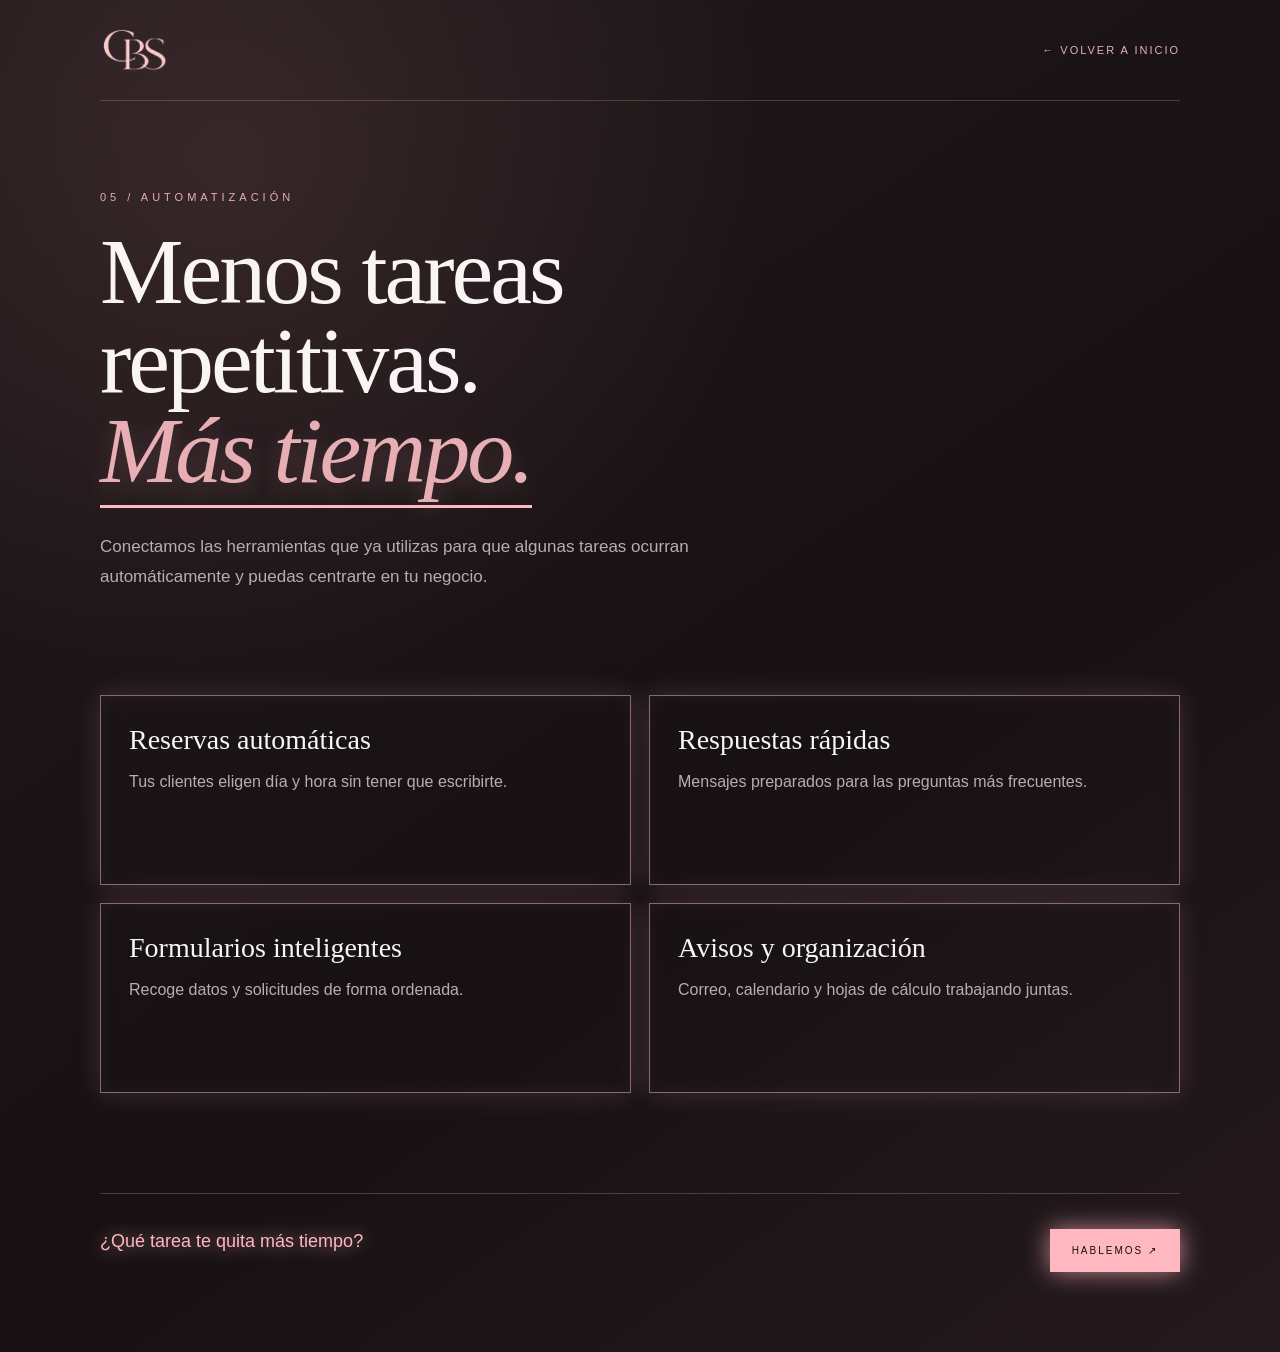
<file: automation/index.html>
<!doctype html><html lang="es"><head><meta charset="utf-8"><meta name="viewport" content="width=device-width,initial-scale=1"><title>Automatización | CBS</title><link rel="stylesheet" href="../assets/css/styles.css"><link rel="stylesheet" href="../assets/css/detail.css"></head><body class="detail-page"><div class="detail-shell"><nav class="detail-nav"><a href="../index.html"><img src="../assets/img/logo-cbs-user.png" alt="CBS"></a><a class="back-link" href="../index.html">← Volver a inicio</a></nav><main><section class="detail-hero"><p class="detail-number">05 / Automatización</p><h1>Menos tareas repetitivas. <em>Más tiempo.</em></h1><p class="detail-intro">Conectamos las herramientas que ya utilizas para que algunas tareas ocurran automáticamente y puedas centrarte en tu negocio.</p></section><section class="detail-grid"><article class="detail-card"><h2>Reservas automáticas</h2><p>Tus clientes eligen día y hora sin tener que escribirte.</p></article><article class="detail-card"><h2>Respuestas rápidas</h2><p>Mensajes preparados para las preguntas más frecuentes.</p></article><article class="detail-card"><h2>Formularios inteligentes</h2><p>Recoge datos y solicitudes de forma ordenada.</p></article><article class="detail-card"><h2>Avisos y organización</h2><p>Correo, calendario y hojas de cálculo trabajando juntas.</p></article></section></main><footer class="detail-cta"><p>¿Qué tarea te quita más tiempo?</p><a class="detail-button" href="mailto:crisstinabesse@gmail.com">Hablemos ↗</a></footer></div><script src="../assets/js/detail.js"></script></body></html>
</file>
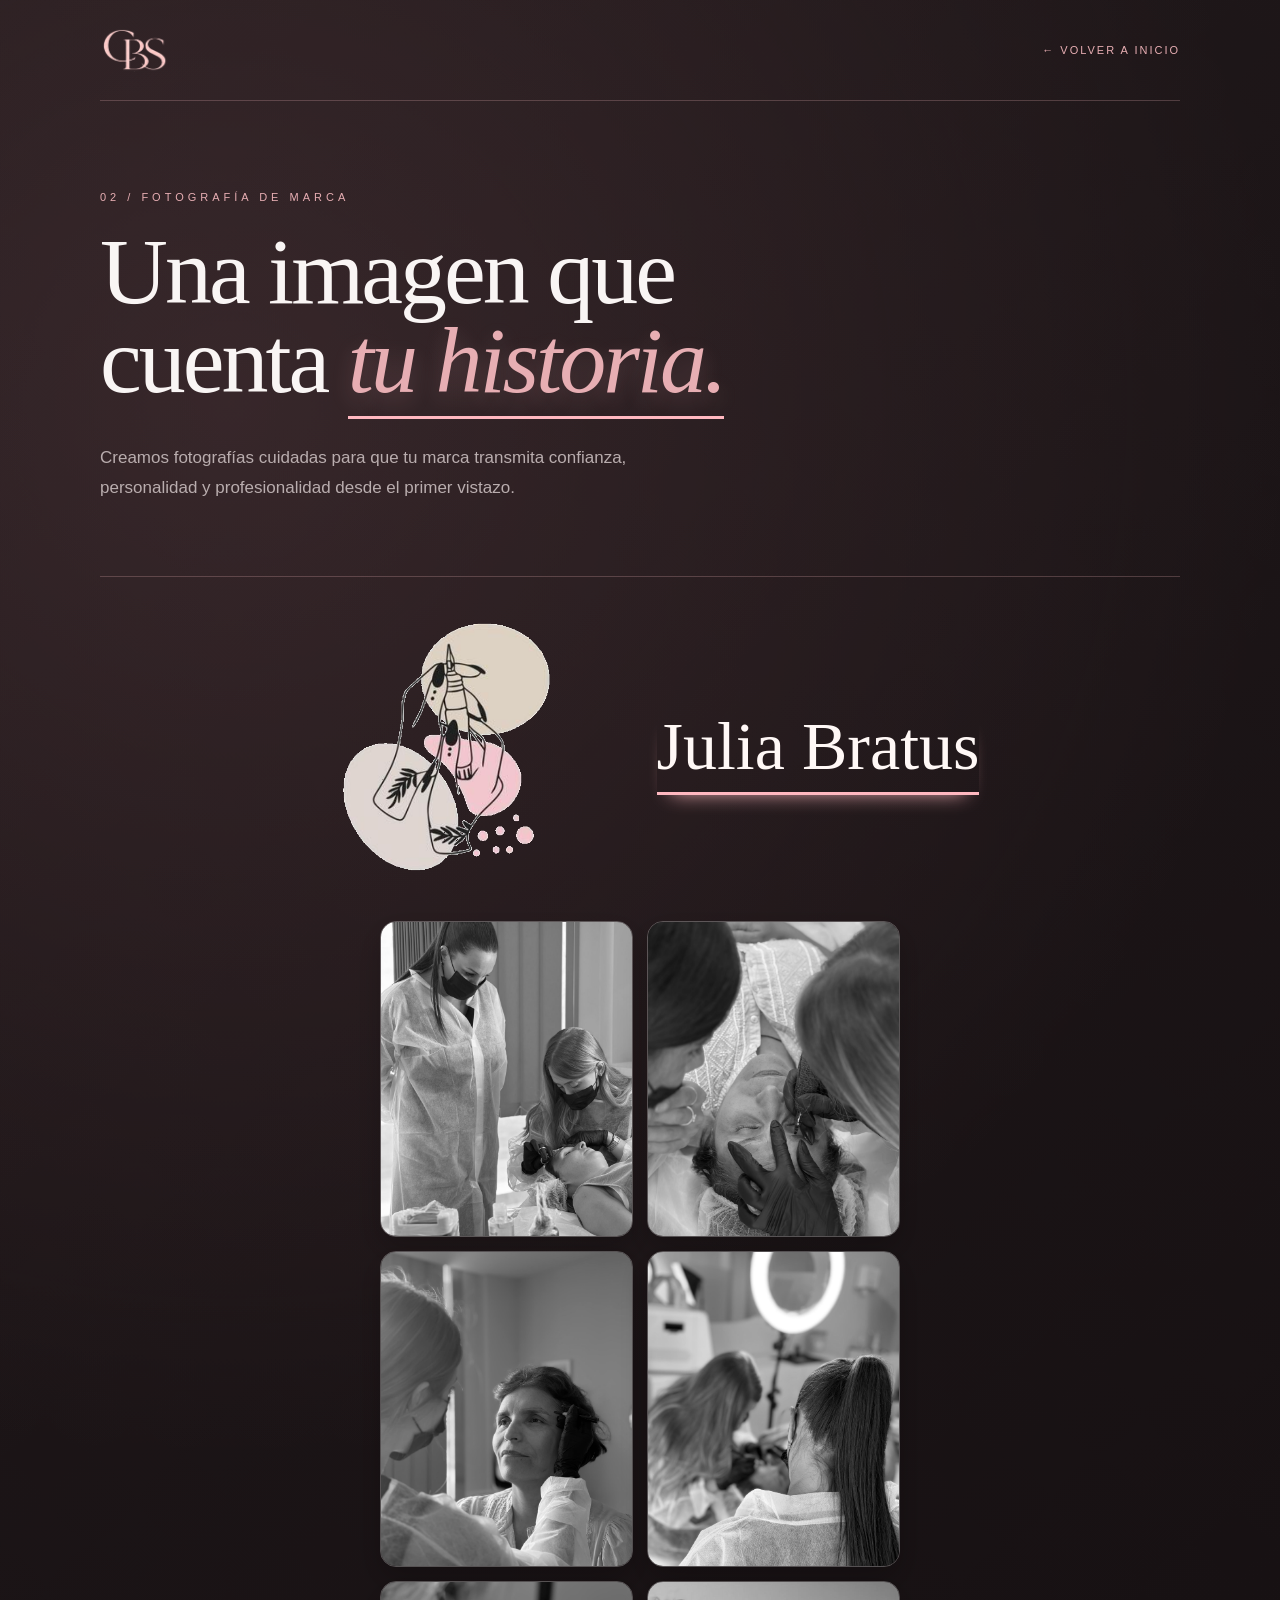
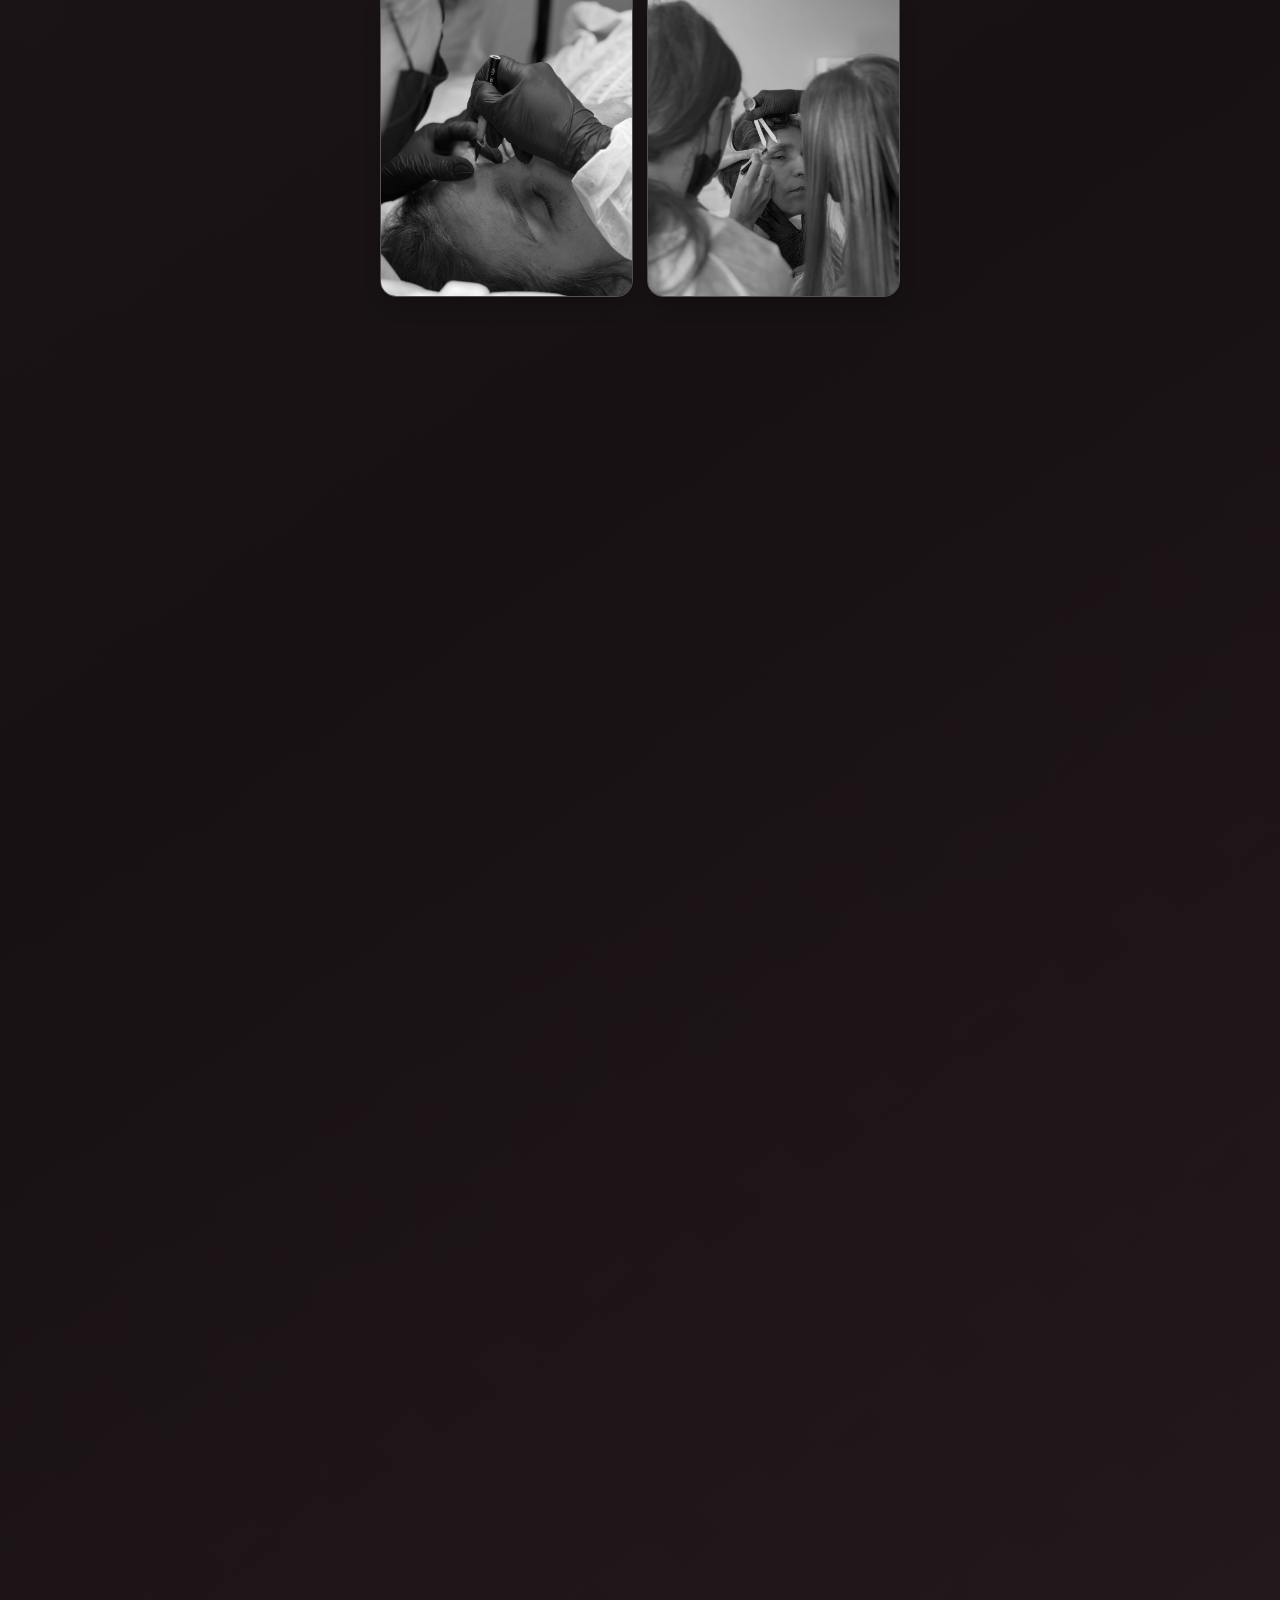
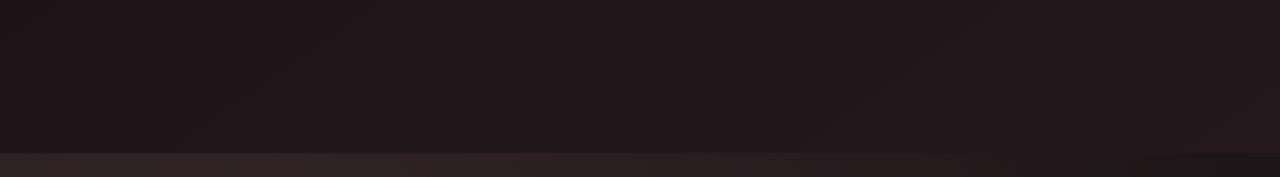
<file: photo/index.html>
<!doctype html><html lang="es"><head><meta charset="utf-8"><meta name="viewport" content="width=device-width,initial-scale=1"><title>Fotografía de marca | CBS</title><link rel="stylesheet" href="../assets/css/styles.css"><link rel="stylesheet" href="../assets/css/detail.css"></head><body class="detail-page photo-page"><div class="detail-shell"><nav class="detail-nav"><a href="../index.html"><img src="../assets/img/logo-cbs-user.png" alt="CBS"></a><a class="back-link" href="../index.html">← Volver a inicio</a></nav><main><section class="detail-hero"><p class="detail-number">02 / Fotografía de marca</p><h1>Una imagen que cuenta <em>tu historia.</em></h1><p class="detail-intro">Creamos fotografías cuidadas para que tu marca transmita confianza, personalidad y profesionalidad desde el primer vistazo.</p></section><section class="detail-gallery"><img src="../assets/img/julia-1.jpg" alt="Fotografía de marca Julia Bratus"><img src="../assets/img/julia-2.jpg" alt="Fotografía de marca Julia Bratus"><img src="../assets/img/victoria-1.jpg" alt="Fotografía de marca Victoria Maderoterapia"><img src="../assets/img/victoria-2.jpg" alt="Fotografía de marca Victoria Maderoterapia"><img src="../assets/img/julia-3.jpg" alt="Fotografía de marca Julia Bratus"><img src="../assets/img/victoria-3.jpg" alt="Fotografía de marca Victoria Maderoterapia"></section><section class="julia-feature" aria-labelledby="julia-title"><img class="julia-illustration" src="../assets/img/julia-illustration.png" alt="Ilustración de Julia Bratus"><h2 id="julia-title">Julia Bratus</h2></section><section class="julia-gallery" aria-label="Fotos de Julia Bratus"><img src="../assets/img/julia-new-1.jpeg" alt="Julia Bratus trabajando"><img src="../assets/img/julia-new-2.jpeg" alt="Tratamiento de cejas de Julia Bratus"><img src="../assets/img/julia-new-3.jpeg" alt="Julia Bratus realizando un diseño de cejas"><img src="../assets/img/julia-new-4.jpeg" alt="Julia Bratus en su espacio de trabajo"><img src="../assets/img/julia-new-5.jpeg" alt="Detalle de un tratamiento de Julia Bratus"><img src="../assets/img/julia-new-6.jpeg" alt="Julia Bratus realizando un diseño de cejas"></section><section class="victoria-feature" aria-labelledby="victoria-title"><img class="victoria-illustration" src="../assets/img/victoria-illustration.png" alt="Ilustración de herramientas de skincare"><h2 id="victoria-title">Victoria Skincare</h2></section><section class="julia-gallery victoria-gallery" aria-label="Fotos de Victoria Skincare"><img src="../assets/img/victoria-new-1.jpeg" alt="Victoria Skincare con herramienta de masaje"><img src="../assets/img/victoria-new-2.jpeg" alt="Tratamiento de bienestar de Victoria Skincare"><img src="../assets/img/victoria-new-3.jpeg" alt="Herramienta de masaje corporal"><img src="../assets/img/victoria-new-4.jpeg" alt="Tratamiento corporal de Victoria Skincare"><img src="../assets/img/victoria-new-5.jpeg" alt="Retrato de Victoria Skincare"><img src="../assets/img/victoria-new-6.jpeg" alt="Detalle del uniforme de Victoria Skincare"></section></main><footer class="detail-cta"><p>¿Quieres que tu marca se vea como la imaginas?</p><a class="detail-button" href="mailto:crisstinabesse@gmail.com">Hablemos ↗</a></footer></div><script src="../assets/js/detail.js"></script></body></html>
</file>
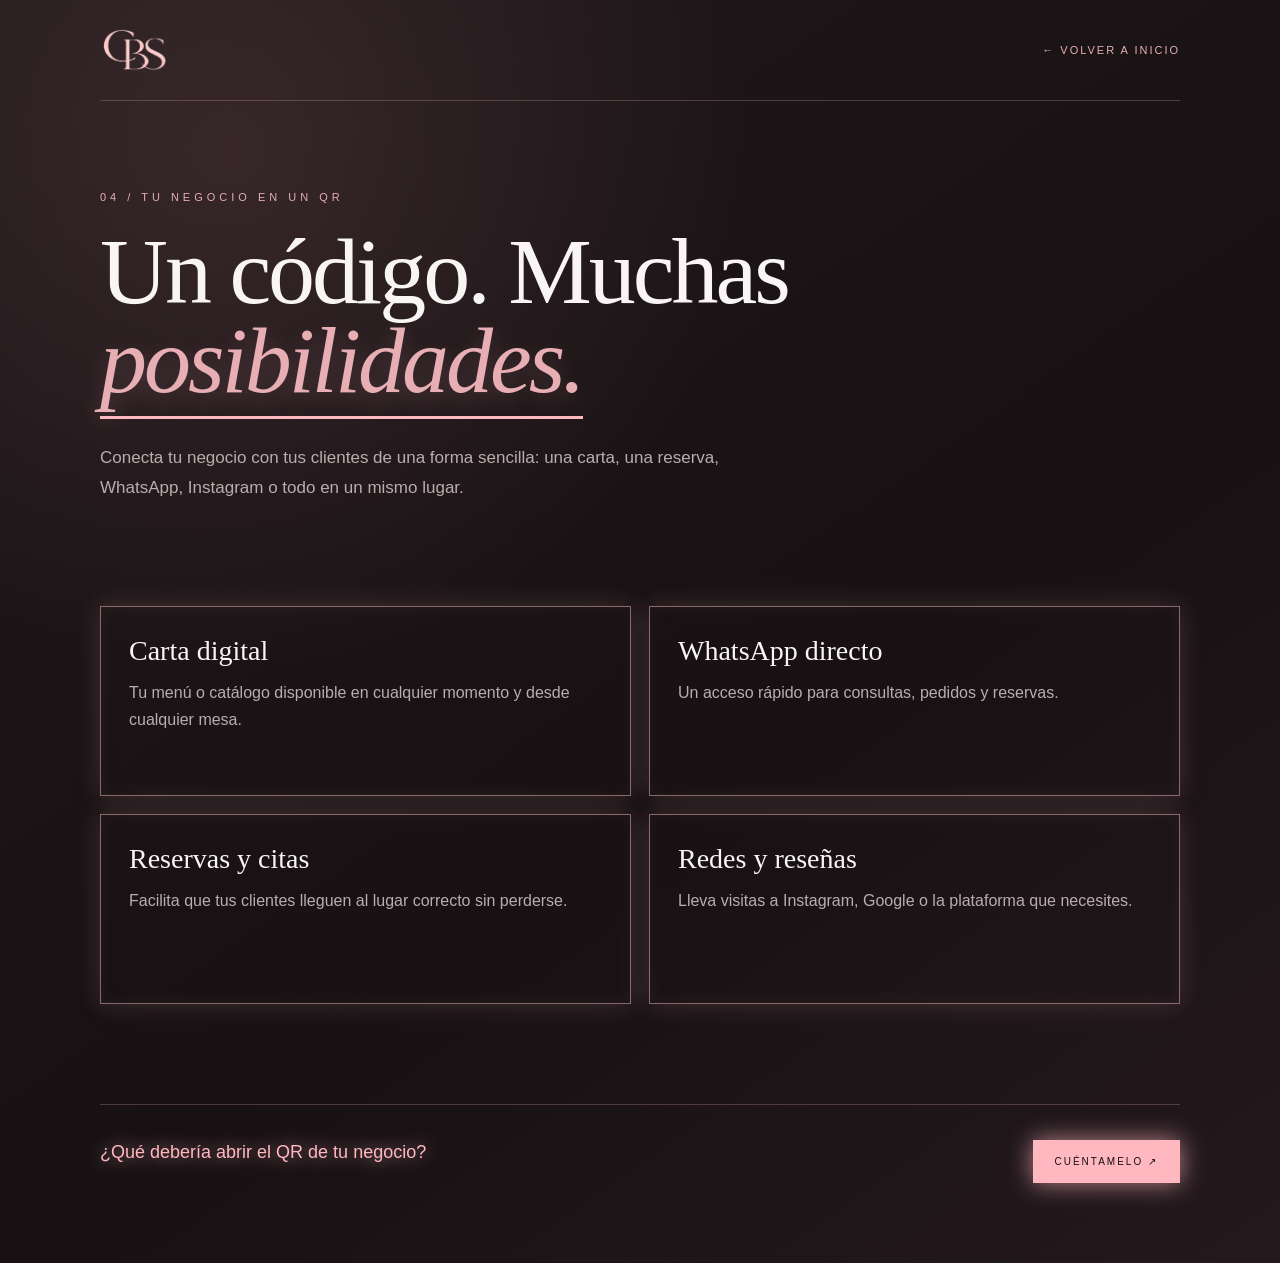
<file: qr/index.html>
<!doctype html><html lang="es"><head><meta charset="utf-8"><meta name="viewport" content="width=device-width,initial-scale=1"><title>Tu negocio en un QR | CBS</title><link rel="stylesheet" href="../assets/css/styles.css"><link rel="stylesheet" href="../assets/css/detail.css"></head><body class="detail-page"><div class="detail-shell"><nav class="detail-nav"><a href="../index.html"><img src="../assets/img/logo-cbs-user.png" alt="CBS"></a><a class="back-link" href="../index.html">← Volver a inicio</a></nav><main><section class="detail-hero"><p class="detail-number">04 / Tu negocio en un QR</p><h1>Un código. Muchas <em>posibilidades.</em></h1><p class="detail-intro">Conecta tu negocio con tus clientes de una forma sencilla: una carta, una reserva, WhatsApp, Instagram o todo en un mismo lugar.</p></section><section class="detail-grid"><article class="detail-card"><h2>Carta digital</h2><p>Tu menú o catálogo disponible en cualquier momento y desde cualquier mesa.</p></article><article class="detail-card"><h2>WhatsApp directo</h2><p>Un acceso rápido para consultas, pedidos y reservas.</p></article><article class="detail-card"><h2>Reservas y citas</h2><p>Facilita que tus clientes lleguen al lugar correcto sin perderse.</p></article><article class="detail-card"><h2>Redes y reseñas</h2><p>Lleva visitas a Instagram, Google o la plataforma que necesites.</p></article></section></main><footer class="detail-cta"><p>¿Qué debería abrir el QR de tu negocio?</p><a class="detail-button" href="mailto:crisstinabesse@gmail.com">Cuéntamelo ↗</a></footer></div><script src="../assets/js/detail.js"></script></body></html>
</file>
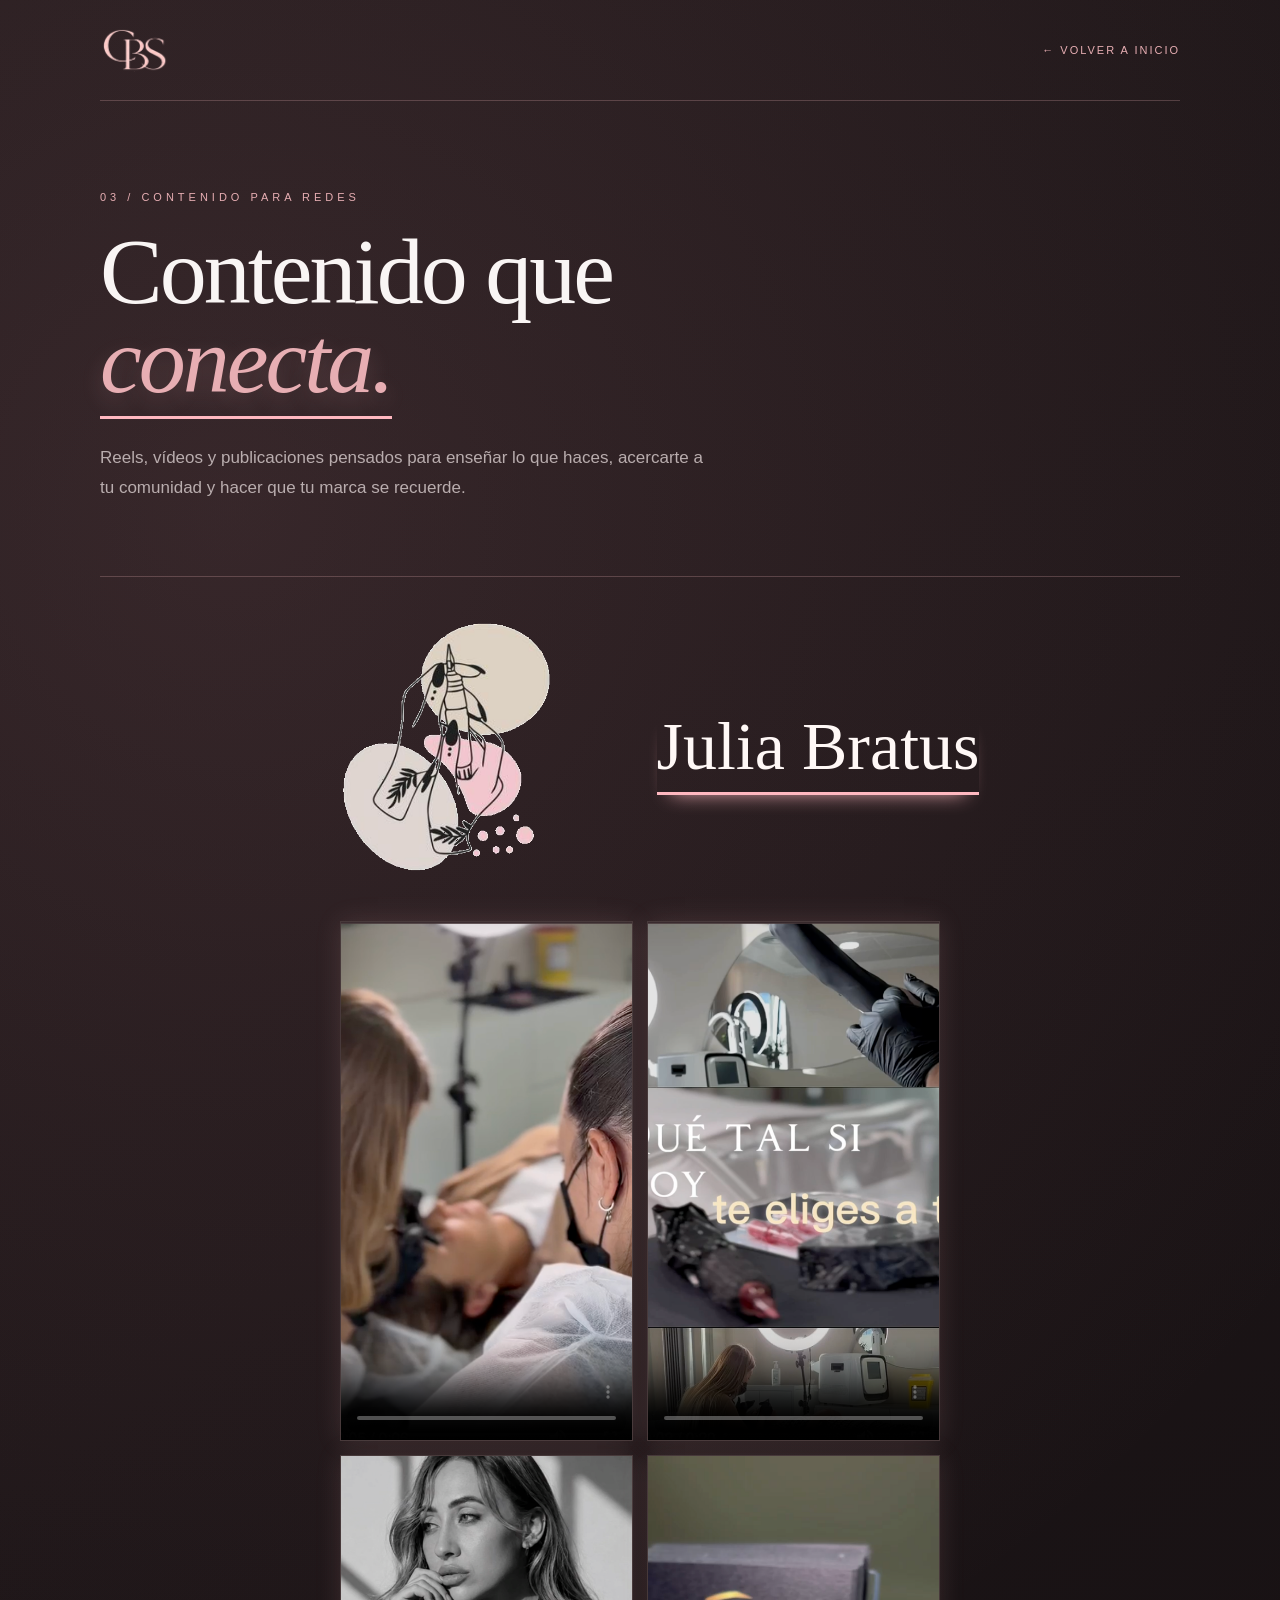
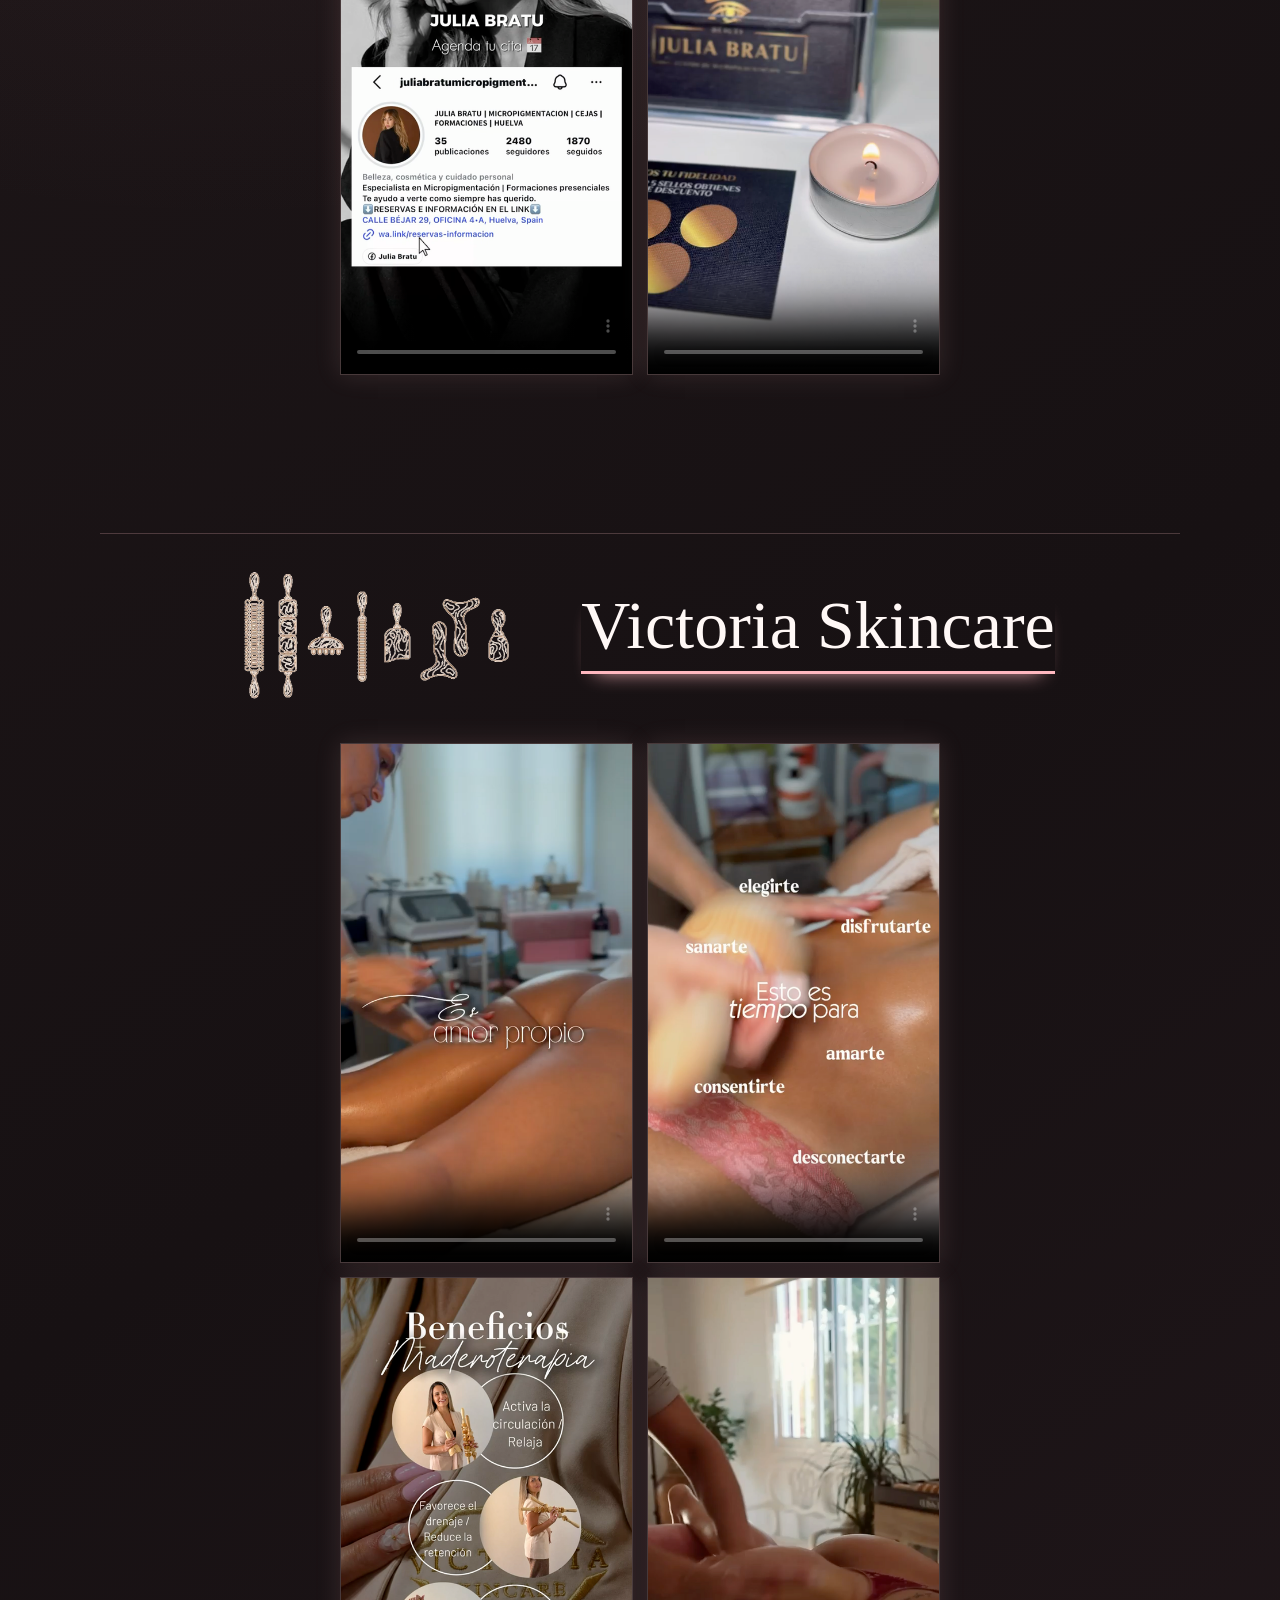
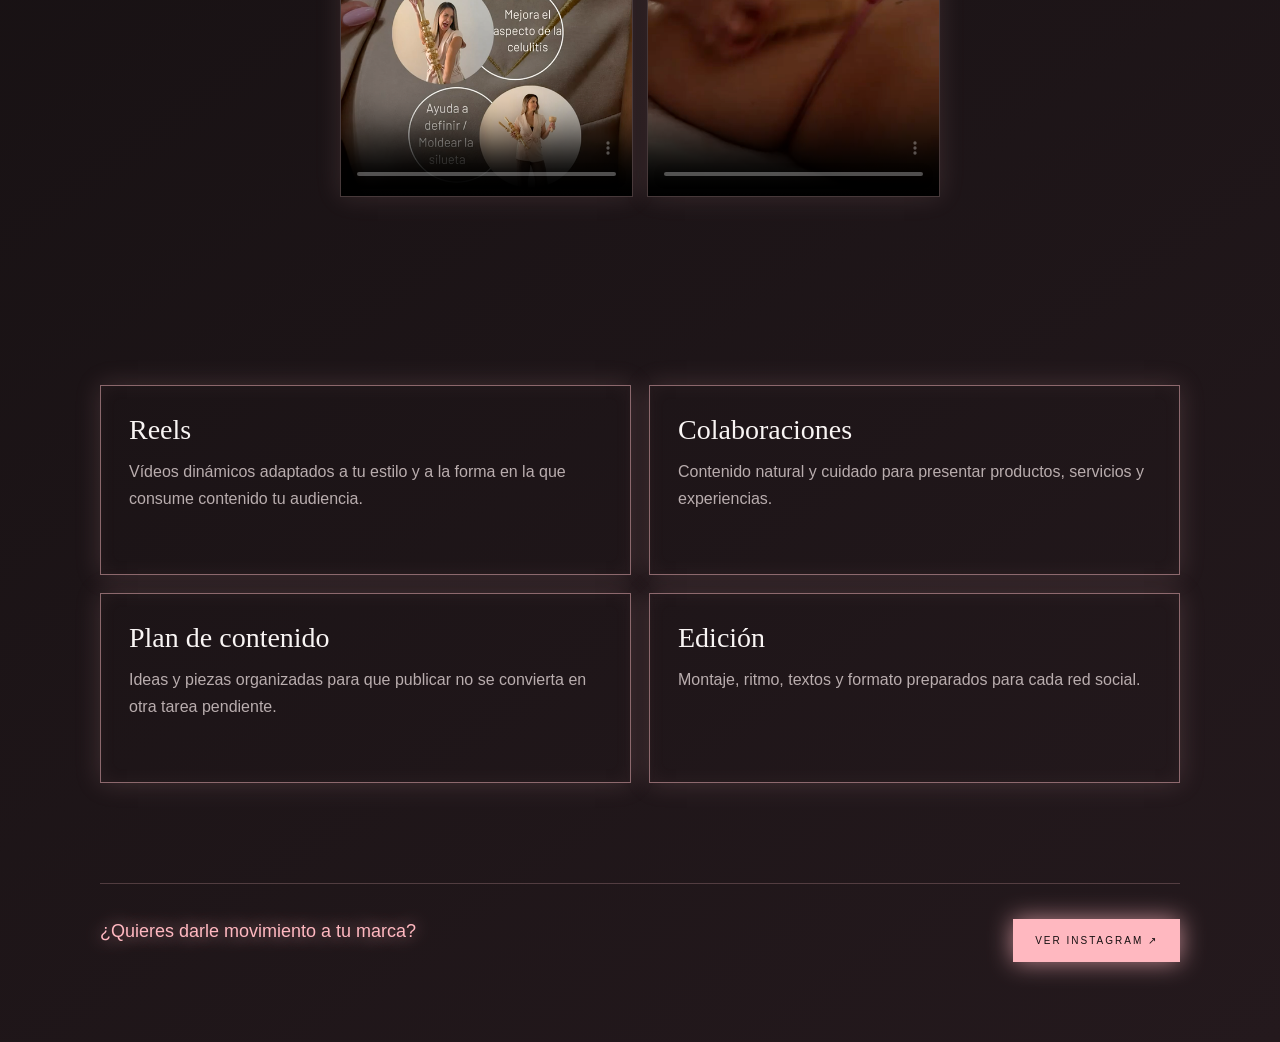
<file: social/index.html>
<!doctype html><html lang="es"><head><meta charset="utf-8"><meta name="viewport" content="width=device-width,initial-scale=1"><title>Contenido para redes | CBS</title><link rel="stylesheet" href="../assets/css/styles.css"><link rel="stylesheet" href="../assets/css/detail.css"></head><body class="detail-page"><div class="detail-shell"><nav class="detail-nav"><a href="../index.html"><img src="../assets/img/logo-cbs-user.png" alt="CBS"></a><a class="back-link" href="../index.html">← Volver a inicio</a></nav><main><section class="detail-hero"><p class="detail-number">03 / Contenido para redes</p><h1>Contenido que <em>conecta.</em></h1><p class="detail-intro">Reels, vídeos y publicaciones pensados para enseñar lo que haces, acercarte a tu comunidad y hacer que tu marca se recuerde.</p></section><section class="julia-feature" aria-labelledby="social-julia-title"><img class="julia-illustration" src="../assets/img/julia-illustration.png" alt="Ilustración de Julia Bratus"><h2 id="social-julia-title">Julia Bratus</h2></section><section class="detail-gallery social-video-gallery" aria-label="Vídeos de Julia"><video controls playsinline preload="metadata" src="../assets/video/julia-social-1.mp4" poster="../assets/img/julia-cover-1.png"></video><video controls playsinline preload="metadata" src="../assets/video/julia-social-2.mp4" poster="../assets/img/julia-cover-2.png"></video><video controls playsinline preload="metadata" src="../assets/video/julia-social-3.mp4" poster="../assets/img/julia-social-3-poster.png"></video><video controls playsinline preload="metadata" src="../assets/video/julia-social-4.mp4" poster="../assets/img/julia-social-4-poster.png"></video></section><section class="victoria-feature" aria-labelledby="social-victoria-title"><img class="victoria-illustration" src="../assets/img/victoria-illustration.png" alt="Ilustración de Victoria Skincare"><h2 id="social-victoria-title">Victoria Skincare</h2></section><section class="detail-gallery social-video-gallery" aria-label="Vídeos de Victoria"><video controls playsinline preload="metadata" poster="../assets/img/victoria-social-1-poster.png" src="../assets/video/victoria-social-1.mp4"></video><video controls playsinline preload="metadata" poster="../assets/img/victoria-social-4-poster.png" src="../assets/video/victoria-social-4.mp4"></video><video controls playsinline preload="metadata" poster="../assets/img/victoria-social-3-poster.png" src="../assets/video/victoria-social-3.mp4"></video><video controls playsinline preload="metadata" poster="../assets/img/victoria-social-2-poster.png" src="../assets/video/victoria-social-2.mp4"></video></section><section class="detail-grid"><article class="detail-card"><h2>Reels</h2><p>Vídeos dinámicos adaptados a tu estilo y a la forma en la que consume contenido tu audiencia.</p></article><article class="detail-card"><h2>Colaboraciones</h2><p>Contenido natural y cuidado para presentar productos, servicios y experiencias.</p></article><article class="detail-card"><h2>Plan de contenido</h2><p>Ideas y piezas organizadas para que publicar no se convierta en otra tarea pendiente.</p></article><article class="detail-card"><h2>Edición</h2><p>Montaje, ritmo, textos y formato preparados para cada red social.</p></article></section></main><footer class="detail-cta"><p>¿Quieres darle movimiento a tu marca?</p><a class="detail-button" href="https://www.instagram.com/crisstinabese/" target="_blank" rel="noreferrer">Ver Instagram ↗</a></footer></div><script src="../assets/js/detail.js"></script></body></html>
</file>
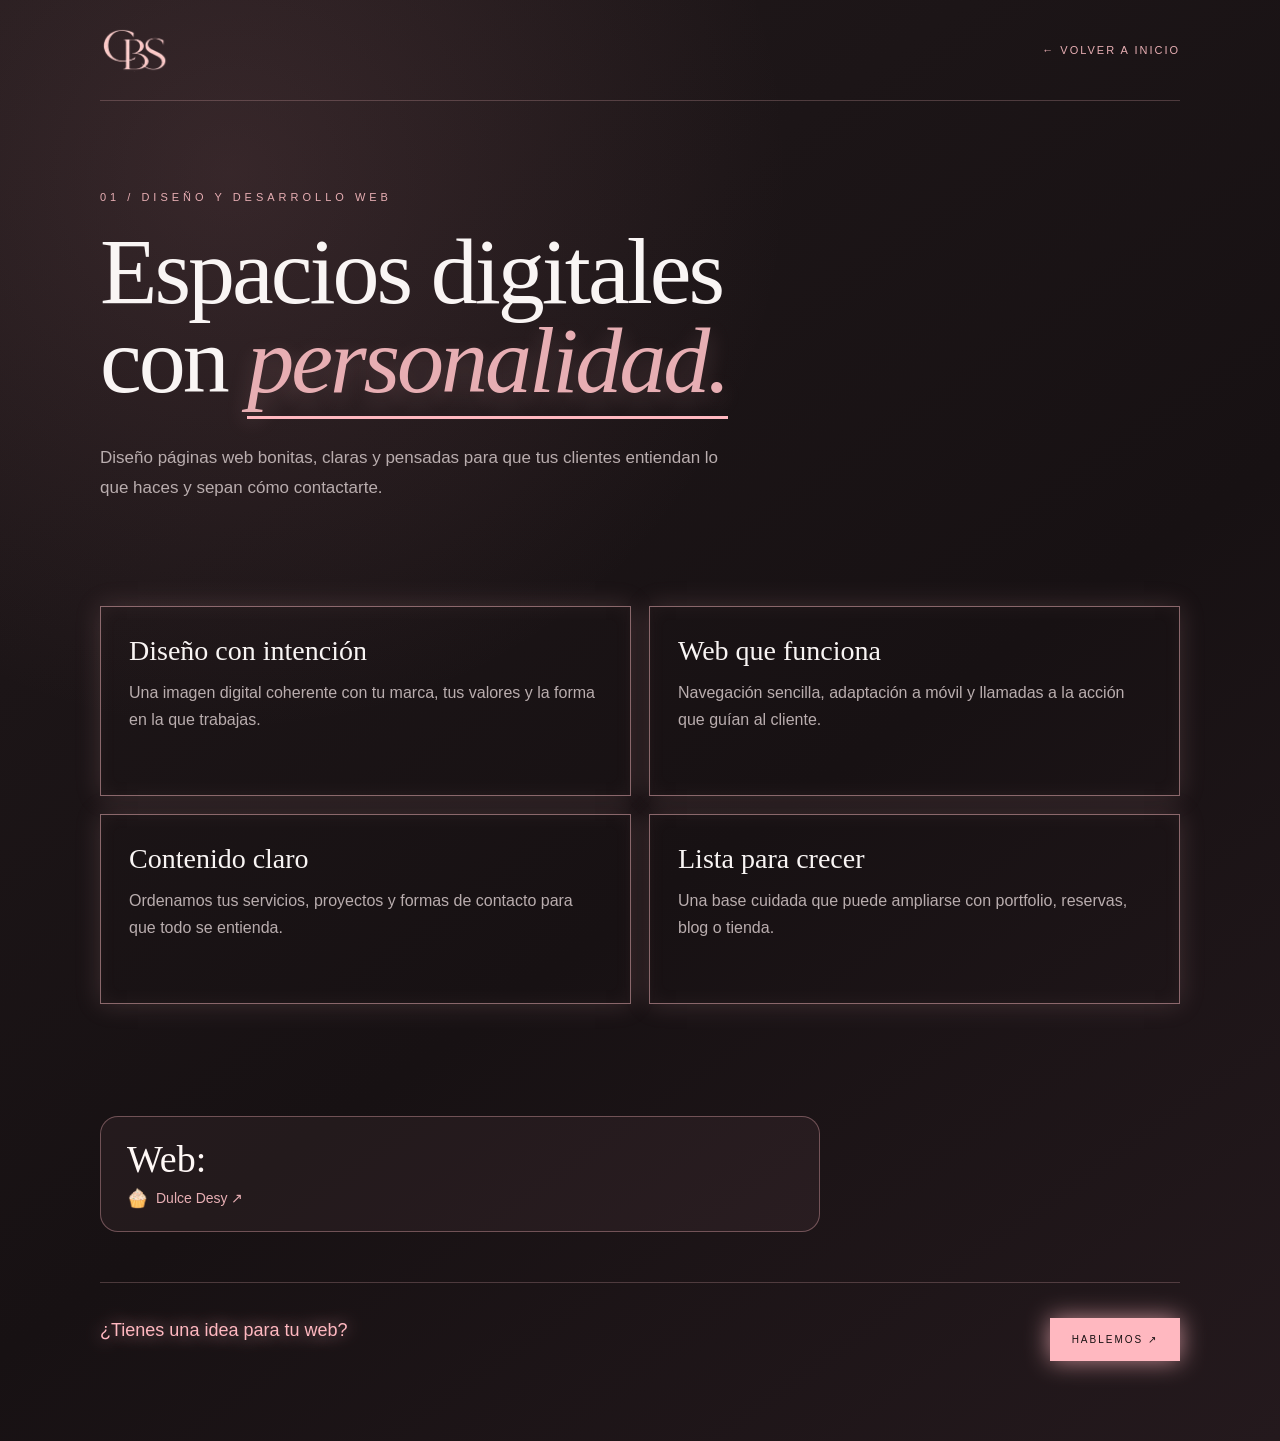
<file: web/index.html>
<!doctype html><html lang="es"><head><meta charset="utf-8"><meta name="viewport" content="width=device-width,initial-scale=1"><title>Diseño web | CBS</title><link rel="stylesheet" href="../assets/css/styles.css"><link rel="stylesheet" href="../assets/css/detail.css"></head><body class="detail-page"><div class="detail-shell"><nav class="detail-nav"><a href="../index.html"><img src="../assets/img/logo-cbs-user.png" alt="CBS"></a><a class="back-link" href="../index.html">← Volver a inicio</a></nav><main><section class="detail-hero"><p class="detail-number">01 / Diseño y desarrollo web</p><h1>Espacios digitales con <em>personalidad.</em></h1><p class="detail-intro">Diseño páginas web bonitas, claras y pensadas para que tus clientes entiendan lo que haces y sepan cómo contactarte.</p></section><section class="detail-grid"><article class="detail-card"><h2>Diseño con intención</h2><p>Una imagen digital coherente con tu marca, tus valores y la forma en la que trabajas.</p></article><article class="detail-card"><h2>Web que funciona</h2><p>Navegación sencilla, adaptación a móvil y llamadas a la acción que guían al cliente.</p></article><article class="detail-card"><h2>Contenido claro</h2><p>Ordenamos tus servicios, proyectos y formas de contacto para que todo se entienda.</p></article><article class="detail-card"><h2>Lista para crecer</h2><p>Una base cuidada que puede ampliarse con portfolio, reservas, blog o tienda.</p></article></section><a class="web-project-link" aria-label="Visitar Dulce Desy" href="https://www.dulcedesy.com/" target="_blank" rel="noopener"><section aria-label="Proyecto Dulce Desy"><div><h2>Web:</h2><p><img src="../assets/img/dulce-desy-icon.png" alt=""> Dulce Desy ↗</p></div></section></a></main><footer class="detail-cta"><p>¿Tienes una idea para tu web?</p><a class="detail-button" href="mailto:crisstinabesse@gmail.com">Hablemos ↗</a></footer></div><script src="../assets/js/detail.js"></script></body></html>
</file>
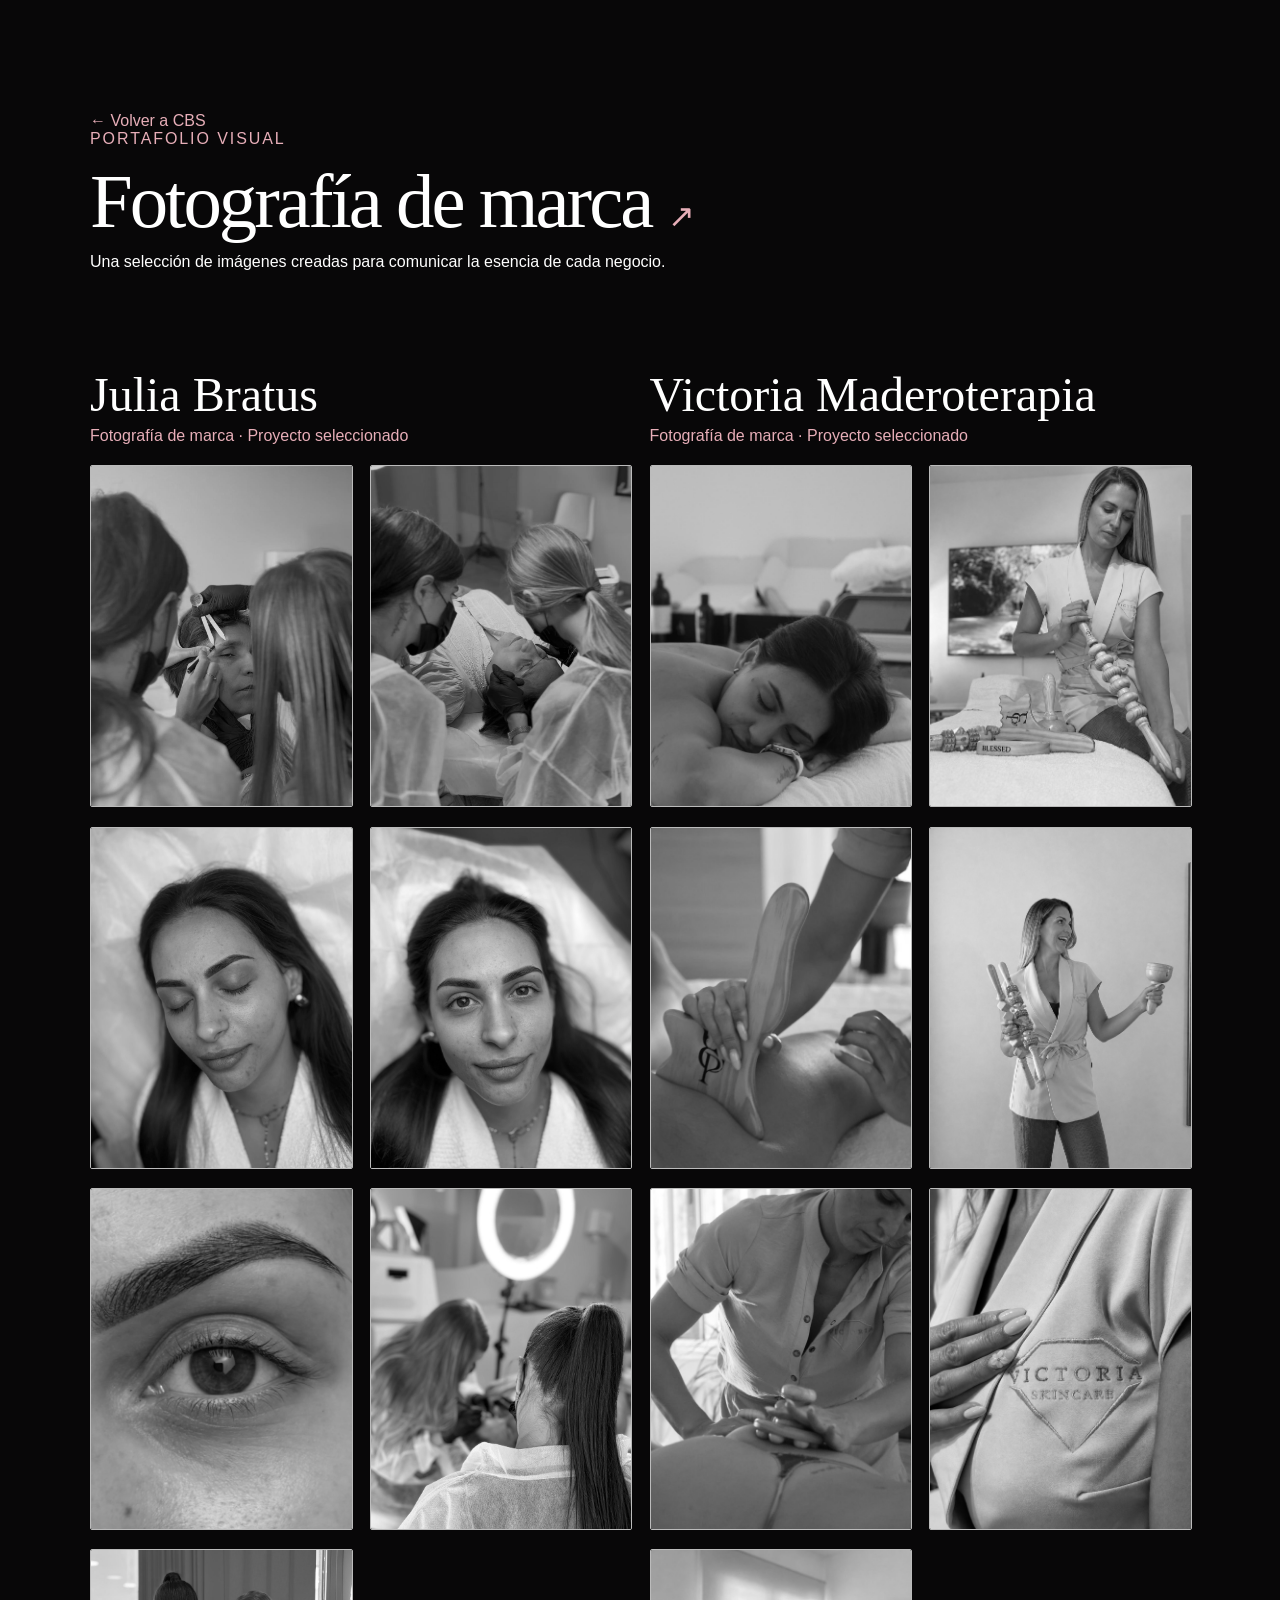
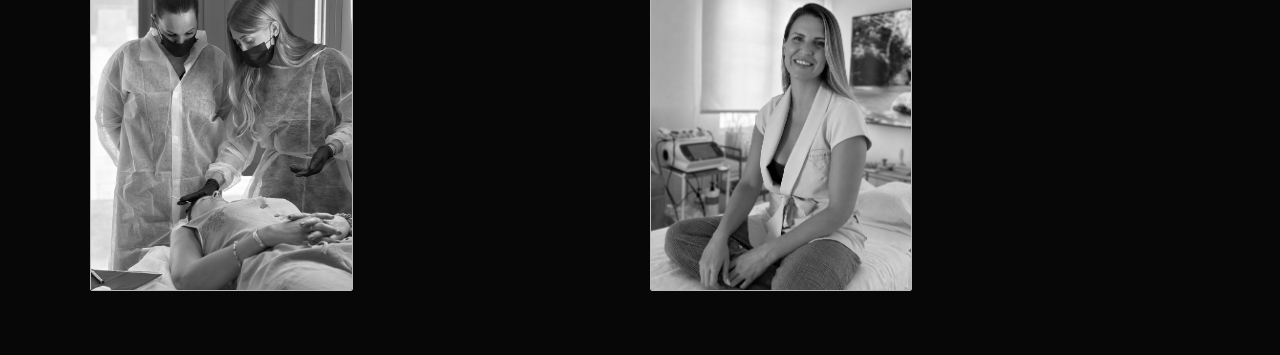
<file: fotos.html>
<script>document.addEventListener('DOMContentLoaded',function(){setTimeout(function(){var g=document.querySelectorAll('.client-gallery')[1]&&document.querySelectorAll('.client-gallery')[1].querySelector('.gallery');var img=g&&g.querySelectorAll('img')[1];if(img){img.style.objectPosition='center 30%';img.setAttribute('data-face-adjusted','true');}},800);});</script><script>document.addEventListener('DOMContentLoaded',function(){setTimeout(function(){var g=document.querySelectorAll('.client-gallery')[1]&&document.querySelectorAll('.client-gallery')[1].querySelector('.gallery');if(g&&!g.querySelector('[data-victoria-new]')){['PHOTO-2026-09-04-02-06-17.jpg','WhatsApp%20Image%202026-09-04%20at%2001.55.45%20(2).jpeg'].forEach(function(src){var img=document.createElement('img');img.src='/'+src;img.alt='Victoria Maderoterapia';img.setAttribute('data-victoria-new','true');g.appendChild(img);});}},700);});</script><script>document.addEventListener('DOMContentLoaded',function(){setTimeout(function(){var g=document.querySelectorAll('.client-gallery')[1]&&document.querySelectorAll('.client-gallery')[1].querySelector('.gallery');if(g&&!g.querySelector('[data-victoria-extra]')){['WhatsApp%20Image%202026-09-04%20at%2001.55.45%20(1).jpeg','WhatsApp%20Image%202026-09-04%20at%2001.55.45.jpeg','WhatsApp%20Image%202026-09-04%20at%2001.55.46%20(1).jpeg','WhatsApp%20Image%202026-09-04%20at%2001.55.46.jpeg'].forEach(function(src){var img=document.createElement('img');img.src='/'+src;img.alt='Victoria Maderoterapia';img.setAttribute('data-victoria-extra','true');g.appendChild(img);});}},700);});</script><script>document.addEventListener('DOMContentLoaded',function(){setTimeout(function(){var g=document.querySelectorAll('.client-gallery')[1];var img=g&&g.querySelector('img');if(img){img.src='/WhatsApp%20Image%202026-09-04%20at%2001.55.44.jpeg';img.alt='Victoria Maderoterapia · masaje';}},600);});</script><script>document.addEventListener('DOMContentLoaded',function(){setTimeout(function(){var gs=document.querySelectorAll('.client-gallery');if(gs[1]){var imgs=gs[1].querySelectorAll('img');if(imgs[1])imgs[1].remove();}},500);});</script><script>document.addEventListener('DOMContentLoaded',function(){var g=document.querySelector('.gallery');if(g){g.innerHTML='<section class="client-gallery"><h2>Julia Bratus</h2><p>Fotografía de marca · Proyecto seleccionado</p><div class="gallery"><img src="/WhatsApp%20Image%202026-08-16%20at%2018.04.34.jpeg" alt="Julia Bratus"><img src="/WhatsApp%20Image%202026-08-16%20at%2018.04.34%20(1).jpeg" alt="Julia Bratus"><img src="/WhatsApp%20Image%202026-09-04%20at%2001.29.10.jpeg" alt="Julia Bratus"><img src="/WhatsApp%20Image%202026-09-04%20at%2001.29.10%20(1).jpeg" alt="Julia Bratus"><img src="/WhatsApp%20Image%202026-09-04%20at%2001.29.10%20(2).jpeg" alt="Julia Bratus"><img src="/WhatsApp%20Image%202026-09-04%20at%2001.48.43.jpeg" alt="Julia Bratus"><img src="/WhatsApp%20Image%202026-09-04%20at%2001.48.43%20(1).jpeg" alt="Julia Bratus"></div></section><section class="client-gallery"><h2>Victoria Maderoterapia</h2><p>Fotografía de marca · Proyecto seleccionado</p><div class="gallery"><img src="/WhatsApp%20Image%202026-08-16%20at%2018.20.17.jpeg" alt="Victoria Maderoterapia"><img src="/WhatsApp%20Image%202026-08-16%20at%2018.40.02.jpeg" alt="Victoria Maderoterapia"></div></section>';var s=document.createElement('style');s.textContent='.client-gallery{margin-top:3rem}.client-gallery h2{color:#fff;font-size:clamp(1.8rem,4vw,3rem);margin-bottom:.35rem}.client-gallery>p{color:#e7aeb8}.client-gallery .gallery{margin-top:1.25rem}';document.head.appendChild(s);}});</script><!doctype html><html lang='es'><head><meta charset='UTF-8'><meta name='viewport' content='width=device-width,initial-scale=1'><title>Fotografía de marca · CBS</title><link rel='stylesheet' href='/site.css'><style>body{background:#080708;color:#fff}.gallery-page{max-width:1100px;margin:0 auto;padding:7rem 1.5rem 4rem}.back{color:#e7aeb8;text-decoration:none}.gallery-page h1{font-size:clamp(2.4rem,6vw,5rem);margin:.8rem 0;color:#fff}.gallery-page .lead{color:#e7aeb8;letter-spacing:.12em;text-transform:uppercase}.gallery{display:grid;grid-template-columns:repeat(auto-fit,minmax(220px,1fr));gap:1.2rem;margin-top:3rem}.gallery img{width:100%;height:340px;object-fit:cover;filter:grayscale(1);border:1px solid #e7aeb8;border-radius:2px;transition:.3s}.gallery img:hover{filter:grayscale(0);box-shadow:0 0 28px #e7aeb8}.cursor{color:#e7aeb8;font-size:2rem}</style></head><body><main class='gallery-page'><a class='back' href='/#photo-projects'>← Volver a CBS</a><p class='lead'>Portafolio visual</p><h1>Fotografía de marca <span class='cursor'>↗</span></h1><p>Una selección de imágenes creadas para comunicar la esencia de cada negocio.</p><div class='gallery'><img src='/WhatsApp%20Image%202026-08-16%20at%2018.04.34.jpeg' alt='Proyecto Julia Bratus'><img src='/WhatsApp%20Image%202026-08-16%20at%2018.04.34%20(1).jpeg' alt='Proyecto Julia Bratus'><img src='/WhatsApp%20Image%202026-08-16%20at%2018.20.17.jpeg' alt='Proyecto Victoria Maderoterapia'><img src='/WhatsApp%20Image%202026-08-16%20at%2018.40.02.jpeg' alt='Proyecto Victoria Maderoterapia'></div></main></body></html>
</file>
<file: assets/css/styles.css>
/* ============================================================================
   CBS | Cristina Beltrán Serrano
   Hoja de estilos única. Mobile-first: la base es móvil y los bloques
   @media (min-width: …) añaden tablet y escritorio.

   ÍNDICE
   01. Tokens
   02. Reset y base
   03. Utilidades (shell, skip link, apariciones)
   04. Tipografía compartida
   05. Botones y enlaces
   06. Navegación (barra de progreso, menú móvil, idioma)
   07. Hero
   08. Sobre mí
   09. Lo que hago (lista de servicios)
   10. Bloques de proyecto (portfolio, fotografía, reels)
   11. Tu negocio en un QR
   12. Automatización e IA
   13. Paquetes
   14. Cómo trabajamos
   15. Contacto y formulario
   16. Pie y botón flotante
   17. Tablet          (min-width: 701px)
   18. Escritorio      (min-width: 1025px)
   19. Movimiento reducido
   ========================================================================== */


/* == 01. Tokens ============================================================ */

:root {
  --ink:   #171315;  /* carbón cálido                            */
  --paper: #fff8f6;  /* texto principal                          */
  --rose:  #e7aeb3;  /* color de marca: acentos, bordes, botones  */
  --soft:  #d1c5c5;  /* párrafo del hero                         */
  --muted: #b9adae;  /* párrafos secundarios      (9.2:1 s/ ink) */
  --dim:   #8e8081;  /* pie                       (5.3:1 s/ ink) */
  --nav:   #dfd4d4;  /* enlaces de navegación                    */

  --rose-line:   rgba(231, 174, 179, .45);
  --rose-line-2: rgba(231, 174, 179, .35);
  --rose-tint:   rgba(231, 174, 179, .06);
  --rose-glow:   rgba(231, 174, 179, .55);
  --hairline:    rgba(255, 255, 255, .12);

  --serif: Georgia, "Times New Roman", serif;
  --sans:  Arial, Helvetica, sans-serif;

  /* Una sola curva para todo: es lo que hace que el conjunto se sienta caro. */
  --ease: cubic-bezier(.16, 1, .3, 1);
}


/* == 02. Reset y base ====================================================== */

* { box-sizing: border-box; }

/* El detalle de cada servicio se consulta en su propia página. */
#portfolio, #photo-projects, #social-projects, #qr-options, #automation-info { display: none; }

html { scroll-behavior: smooth; }

body {
  margin: 0;
  background: radial-gradient(circle at 82% 8%, rgba(231,174,179,.2), transparent 30%), radial-gradient(circle at 8% 42%, rgba(115,57,70,.24), transparent 30%), linear-gradient(145deg, #21191b 0%, var(--ink) 58%, #24191d 100%);
  color: var(--paper);
  font-family: var(--sans);
  overflow-x: hidden;
}

/* Fondo más cálido y creativo, sin perder el contraste de la marca. */
.intro, .services, .packages, .projects, .process, .contact, .portfolio-embed { border-top: 1px solid rgba(231,174,179,.18); }
.packages, .projects { background: linear-gradient(135deg, rgba(231,174,179,.055), transparent 48%); }
.process { background: linear-gradient(90deg, rgba(92,45,58,.16), transparent 65%); }
.contact-card { background: linear-gradient(125deg, #2b1c21, #171315 72%); }

h1, h2, h3, h4, p, ul { margin-top: 0; }

h1, h2 {
  font-family: var(--serif);
  font-weight: 400;
}

em {
  color: var(--rose);
  font-style: italic;
}

a {
  color: inherit;
  text-decoration: none;
}

img, video { display: block; }

::selection {
  background: var(--rose);
  color: #171011;
}

/* La cabecera es fija: las anclas dejan hueco para no quedar debajo. */
[id] { scroll-margin-top: 80px; }

:focus-visible {
  outline: 2px solid var(--rose);
  outline-offset: 3px;
}


/* == 03. Utilidades ======================================================== */

.shell {
  width: min(100% - 32px, 1180px);
  margin-inline: auto;
}

.skip-link {
  position: absolute;
  left: -9999px;
  top: 0;
  z-index: 100;
  padding: 12px 18px;
  background: var(--rose);
  color: #171011;
  font-size: 11px;
  letter-spacing: 2px;
  text-transform: uppercase;
}

.skip-link:focus { left: 12px; top: 12px; }

/* Aparición al hacer scroll. Sin JS, el <noscript> del <head> los deja visibles. */
[data-reveal] {
  opacity: 0;
  transform: translateY(28px);
  filter: blur(6px);
  transition: opacity .8s var(--ease), transform .8s var(--ease), filter .8s var(--ease);
}

[data-reveal].is-visible {
  opacity: 1;
  transform: none;
  filter: none;
}

/* El filete de cada rótulo de sección se dibuja al entrar. */
[data-rule] { position: relative; border-bottom: 0; }

[data-rule]::after {
  content: "";
  position: absolute;
  left: 0;
  bottom: 0;
  width: 100%;
  height: 1px;
  background: var(--rose-line);
  transform: scaleX(0);
  transform-origin: left;
  transition: transform 1.1s var(--ease);
}

[data-rule].is-visible::after { transform: scaleX(1); }

/* Resplandor que sigue al cursor dentro de cada tarjeta. */
[data-glow] {
  position: relative;
  overflow: hidden;
}

[data-glow]::before {
  content: "";
  position: absolute;
  inset: 0;
  opacity: 0;
  pointer-events: none;
  background: radial-gradient(320px circle at var(--mx, 50%) var(--my, 50%),
              rgba(231, 174, 179, .17), transparent 62%);
  transition: opacity .4s var(--ease);
}

@media (hover: hover) {
  [data-glow]:hover::before { opacity: 1; }
}


/* == 04. Tipografía compartida ============================================= */

.eyebrow,
.section-label {
  color: var(--rose);
  font-family: var(--sans);
  font-size: 12px;
  font-weight: 400;
  letter-spacing: 3.4px;
  text-transform: uppercase;
  margin: 0;
}

.section-label { padding-bottom: 22px; }

/* Todos los títulos de sección comparten tamaño: da igual que sean h2 o h3,
   están al mismo nivel de lectura y así se ven parejos de arriba abajo. */
.block-title,
.intro-copy h2,
.services-heading h2,
.contact-card h2,
.form-intro h3 {
  font-family: var(--serif);
  font-weight: 400;
  font-size: clamp(42px, 5.4vw, 62px);
  line-height: 1.03;
}

.block-title {
  color: var(--paper);
  margin: 12px 0 16px;
}

.block-copy {
  color: var(--muted);
  font-size: 15px;
  line-height: 1.7;
  margin: 22px 0 0;
}

.card-title {
  font-family: var(--serif);
  font-weight: 400;
}

.card-number {
  display: block;
  color: var(--rose);
  font-size: 11px;
  letter-spacing: 2px;
}


/* == 05. Botones y enlaces ================================================= */

.button {
  position: relative;
  display: inline-flex;
  align-items: center;
  gap: 22px;
  padding: 15px 20px;
  border: 1px solid var(--rose);
  font-family: var(--sans);
  font-size: 10px;
  letter-spacing: 2px;
  text-transform: uppercase;
  overflow: hidden;
  cursor: pointer;
  transition: box-shadow .35s var(--ease), transform .35s var(--ease),
              background-color .35s var(--ease), color .35s var(--ease);
}

/* Barrido de luz al pasar por encima. */
.button::after {
  content: "";
  position: absolute;
  inset: 0 auto 0 -60%;
  width: 45%;
  background: linear-gradient(100deg, transparent, rgba(255, 255, 255, .35), transparent);
  transform: skewX(-18deg);
  transition: left .7s var(--ease);
}

.button:hover::after { left: 115%; }

.button-primary {
  background: var(--rose);
  color: #171011;
}

.button-primary:hover {
  box-shadow: 0 0 34px rgba(231, 174, 179, .75);
  transform: translateY(-2px);
}

.button-ghost:hover {
  background: rgba(231, 174, 179, .13);
  box-shadow: 0 0 25px var(--rose-glow);
  transform: translateY(-2px);
}

.text-link {
  display: inline-block;
  position: relative;
  margin-top: 22px;
  padding-bottom: 10px;
  color: var(--rose);
  font-size: 12px;
  letter-spacing: 2px;
  text-transform: uppercase;
  transition: color .3s var(--ease);
}

.text-link::after {
  content: "";
  position: absolute;
  left: 0;
  bottom: 0;
  width: 100%;
  height: 1px;
  background: currentColor;
  transform-origin: right;
  transition: transform .5s var(--ease);
}

.text-link:hover { color: var(--paper); }
.text-link:hover::after { transform: scaleX(.35); transform-origin: left; }


/* == 06. Navegación ======================================================== */

.site-header {
  position: fixed;
  inset: 0 0 auto;
  z-index: 30;
  border-bottom: 1px solid transparent;
  transition: background-color .4s var(--ease), border-color .4s var(--ease);
}

.site-header.is-scrolled {
  background: rgba(8, 8, 8, .85);
  backdrop-filter: blur(12px);
  border-bottom-color: rgba(231, 174, 179, .18);
}

/* Barra de progreso de lectura. */
.scroll-progress {
  position: absolute;
  left: 0;
  bottom: -1px;
  width: 100%;
  height: 2px;
  overflow: hidden;
}

.scroll-progress span {
  display: block;
  width: 100%;
  height: 100%;
  background: linear-gradient(90deg, rgba(231, 174, 179, .35), var(--rose));
  transform: scaleX(0);
  transform-origin: left;
}

.nav {
  display: flex;
  align-items: center;
  justify-content: space-between;
  padding: 14px 0;
}

.wordmark {
  color: var(--rose);
  font-family: var(--serif);
  font-size: 36px;
  letter-spacing: -8px;
  line-height: 1;
}

.wordmark img {
  display: block;
  width: 74px;
  height: 44px;
  object-fit: cover;
  object-position: center;
  mix-blend-mode: screen;
}

/* Botón de menú: solo en móvil. */
.nav-toggle {
  display: inline-flex;
  align-items: center;
  gap: 10px;
  padding: 10px 4px;
  border: 0;
  background: none;
  color: var(--nav);
  font-family: var(--sans);
  font-size: 9px;
  letter-spacing: 2px;
  text-transform: uppercase;
  cursor: pointer;
}

.nav-toggle-bars {
  display: block;
  width: 24px;
  height: 10px;
  position: relative;
}

.nav-toggle-bars i {
  position: absolute;
  left: 0;
  width: 100%;
  height: 1px;
  background: var(--rose);
  transition: transform .4s var(--ease), opacity .3s var(--ease);
}

.nav-toggle-bars i:first-child { top: 0; }
.nav-toggle-bars i:last-child  { bottom: 0; }

.is-menu-open .nav-toggle-bars i:first-child { transform: translateY(4.5px) rotate(45deg); }
.is-menu-open .nav-toggle-bars i:last-child  { transform: translateY(-4.5px) rotate(-45deg); }

/* Panel del menú en móvil. */
.nav-panel {
  position: fixed;
  inset: 0;
  z-index: -1;
  display: flex;
  flex-direction: column;
  justify-content: center;
  gap: 40px;
  padding: 0 32px;
  background: rgba(8, 8, 8, .97);
  backdrop-filter: blur(18px);
  opacity: 0;
  visibility: hidden;
  transition: opacity .45s var(--ease), visibility .45s;
}

.is-menu-open .nav-panel {
  opacity: 1;
  visibility: visible;
}

.nav-links {
  display: flex;
  flex-direction: column;
  gap: 4px;
  color: var(--nav);
}

.nav-links a {
  padding: 12px 0;
  font-family: var(--serif);
  font-size: 30px;
  letter-spacing: -.5px;
  border-bottom: 1px solid rgba(255, 255, 255, .07);
  opacity: 0;
  transform: translateY(14px);
  transition: color .3s var(--ease), opacity .5s var(--ease), transform .5s var(--ease);
}

.is-menu-open .nav-links a { opacity: 1; transform: none; }

.is-menu-open .nav-links a:nth-child(1) { transition-delay: .06s; }
.is-menu-open .nav-links a:nth-child(2) { transition-delay: .12s; }
.is-menu-open .nav-links a:nth-child(3) { transition-delay: .18s; }
.is-menu-open .nav-links a:nth-child(4) { transition-delay: .24s; }
.is-menu-open .nav-links a:nth-child(5) { transition-delay: .30s; }

.nav-links a:hover { color: var(--rose); }

/* Selector de idioma. */
.nav-lang {
  display: flex;
  align-items: center;
  gap: 14px;
  margin: 0;
  font-size: 10px;
  letter-spacing: 3px;
  color: var(--dim);
}

.nav-lang span,
.nav-lang a {
  padding: 8px 2px;
  transition: color .3s var(--ease);
}

.nav-lang span[aria-current] { color: var(--rose); }
.nav-lang a:hover { color: var(--paper); }


/* == 07. Hero ============================================================== */

.hero {
  position: relative;
  display: flex;
  align-items: center;
  min-height: 760px;
  overflow: hidden;
}

.hero-image {
  position: absolute;
  inset: 0;
  background-image:
    linear-gradient(90deg, rgba(0, 0, 0, .58) 15%, rgba(0, 0, 0, .28), rgba(0, 0, 0, .4)),
    url("../img/cristina-hero-new.jpg?v=20260916");
  background-position: 50% 42%;
  background-size: auto 118%;
  background-repeat: no-repeat;
  opacity: .95;
  filter: blur(1.5px);
  transform: scale(1.04);
  animation: heroDrift 26s ease-in-out infinite alternate;
}

@supports (background-image: image-set(url("x.webp") type("image/webp"))) {
  .hero-image {
    background-image:
    linear-gradient(90deg, rgba(0, 0, 0, .58) 15%, rgba(0, 0, 0, .28), rgba(0, 0, 0, .4)),
      url("../img/cristina-hero-new.jpg?v=20260916");
  }
}

@keyframes heroDrift {
  from { transform: scale(1.04) translate3d(0, 0, 0); }
  to   { transform: scale(1.11) translate3d(-1.2%, -1.4%, 0); }
}

.hero-shade {
  position: absolute;
  inset: 0;
  background:
    radial-gradient(circle at 67% 50%, rgba(231, 174, 179, .18), transparent 30%),
    linear-gradient(180deg, rgba(8, 8, 8, .04) 20%, rgba(8, 8, 8, .35) 70%, var(--ink) 97%);
}

.hero-content {
  position: relative;
  z-index: 1;
  padding-top: 150px;
}

.hero h1 {
  font-size: clamp(42px, 12vw, 62px);
  line-height: .99;
  letter-spacing: -2px;
  margin: 27px 0;
}

.hero h1 span {
  display: block;
  text-wrap: balance;   /* evita que quede una palabra suelta al final */
}

.hero-copy {
  width: auto;
  color: var(--soft);
  font-size: 13px;
  line-height: 1.6;
}

.actions {
  display: flex;
  flex-wrap: wrap;
  gap: 14px;
  margin-top: 35px;
}

.hero-mark {
  position: absolute;
  right: 2%;
  bottom: 28px;
  color: rgba(231, 174, 179, .1);
  font: italic 105px var(--serif);
  letter-spacing: -25px;
  pointer-events: none;
}

.hero-mark img {
  display: block;
  width: 220px;
  height: 132px;
  object-fit: cover;
  mix-blend-mode: screen;
  opacity: .22;
}

/* Entrada del hero: se pinta escalonada nada más cargar, sin esperar a JS. */
.hero-anim {
  opacity: 0;
  transform: translateY(22px);
  animation: heroIn .9s var(--ease) forwards;
}

.hero-anim:nth-child(1) { animation-delay: .10s; }
.hero h1 .hero-anim:nth-child(1) { animation-delay: .20s; }
.hero h1 .hero-anim:nth-child(2) { animation-delay: .30s; }
.hero h1 .hero-anim:nth-child(3) { animation-delay: .40s; }
.hero-copy.hero-anim { animation-delay: .52s; }
.actions.hero-anim   { animation-delay: .62s; }
.hero-scroll.hero-anim { animation-delay: .9s; }

@keyframes heroIn {
  to { opacity: 1; transform: none; }
}

/* Indicador de «sigue bajando». */
.hero-scroll {
  position: absolute;
  left: 50%;
  bottom: 26px;
  z-index: 1;
  width: 26px;
  height: 42px;
  margin-left: -13px;
  border: 1px solid var(--rose-line);
  border-radius: 13px;
}

.hero-scroll span {
  position: absolute;
  left: 50%;
  top: 9px;
  width: 3px;
  height: 6px;
  margin-left: -1.5px;
  border-radius: 2px;
  background: var(--rose);
  animation: scrollCue 2.1s var(--ease) infinite;
}

@keyframes scrollCue {
  0%        { opacity: 0; transform: translateY(0); }
  30%       { opacity: 1; }
  75%, 100% { opacity: 0; transform: translateY(15px); }
}


/* == 08. Sobre mí ========================================================== */

.intro { padding: 80px 0; }

.intro-grid {
  display: grid;
  grid-template-columns: 1fr;
  gap: 32px;
  align-items: center;
  padding-top: 50px;
}

.portrait-wrap {
  position: relative;
  height: 360px;
  padding: 10px;
  overflow: hidden;
  border: 1px solid rgba(231, 174, 179, .65);
  box-shadow: 0 0 30px rgba(231, 174, 179, .08);
}

.portrait-wrap picture,
.portrait-wrap img {
  width: 100%;
  height: 100%;
  object-fit: cover;
}

.portrait-wrap img {
  transition: transform 1.2s var(--ease);
}

.portrait-wrap:hover img { transform: scale(1.05); }

.intro-copy { max-width: 470px; }

.intro-copy h2 { margin: 25px 0; }

.intro-copy > p:last-of-type {
  color: var(--muted);
  font-size: 16px;
  line-height: 1.75;
}

.second-photo {
  position: relative;
  width: 100%;
  height: min(420px, 48vw);
  min-height: 280px;
  margin: 50px 0 0 auto;
  overflow: hidden;
  border: 1px solid var(--rose-line);
  transition: border-color .45s var(--ease), box-shadow .45s var(--ease);
}

.second-photo img {
  width: 100%;
  height: 100%;
  object-fit: cover;
  opacity: .52;
  filter: blur(2px);
  transform: scale(1);
  transition: transform .8s var(--ease), opacity .55s ease, filter .55s ease;
}

.second-photo:hover {
  border-color: #ffb8c0;
  box-shadow: 0 0 0 2px rgba(255, 184, 192, .35), 0 0 34px rgba(255, 184, 192, .48);
}

.second-photo:hover img {
  opacity: .88;
  filter: blur(0);
  transform: scale(1.18);
}

.second-photo figcaption {
  position: absolute;
  left: 25px;
  bottom: 22px;
  color: var(--rose);
  font: italic 19px var(--serif);
}


/* == 09. Lo que hago ======================================================= */

.services {
  padding: 80px 0;
  border-top: 1px solid rgba(255, 255, 255, .08);
}

.services-heading { padding: 35px 0; }

.services-heading h2 { margin: 25px 0; }

.services-heading p {
  width: auto;
  margin: 25px 0 0;
  color: var(--muted);
  font-size: 16px;
  line-height: 1.75;
}

.service-list { border-top: 1px solid var(--rose-line); }

.service {
  position: relative;
  display: grid;
  grid-template-columns: 42px 1fr 22px;
  gap: 10px;
  align-items: center;
  padding: 22px 0;
  border-bottom: 1px solid var(--hairline);
  transition: padding-left .45s var(--ease), color .35s var(--ease);
}

/* Un filete rosa se dibuja bajo la fila al pasar por encima. */
.service::after {
  content: "";
  position: absolute;
  left: 0;
  bottom: -1px;
  width: 100%;
  height: 1px;
  background: var(--rose);
  transform: scaleX(0);
  transform-origin: left;
  transition: transform .6s var(--ease);
}

.service:hover {
  padding-left: 15px;
  color: var(--rose);
}

.service:hover::after { transform: scaleX(1); }

.service-number,
.service-arrow { color: var(--rose); }

.service-number {
  font-size: 11px;
  letter-spacing: 2px;
}

.service-arrow {
  font-size: 22px;
  transition: transform .45s var(--ease);
}

.service:hover .service-arrow { transform: translate(4px, -4px); }

.service-body { display: block; }

.service-title {
  display: block;
  margin-bottom: 6px;
  font-family: var(--serif);
  font-size: 20px;
  line-height: 1.15;
}

.service-desc {
  display: block;
  color: var(--muted);
  font-size: 11px;
  line-height: 1.45;
}


/* == 10. Bloques de proyecto =============================================== */

.web-projects {
  margin-top: 42px;
  padding: 34px 0 8px;
  border-top: 1px solid rgba(231, 174, 179, .25);
}

.photo-projects,
.social-projects,
.automation-info { padding: 25px 0 90px; }

.project-grid {
  display: grid;
  grid-template-columns: 1fr;
  gap: 12px;
  margin-top: 28px;
}

.project-card {
  display: block;
  padding: 28px;
  border: 1px solid rgba(231, 174, 179, .38);
  background: var(--rose-tint);
  transition: border-color .4s var(--ease), box-shadow .4s var(--ease), transform .4s var(--ease);
}

a.project-card:hover {
  border-color: var(--rose);
  box-shadow: 0 0 28px var(--rose-glow);
  transform: translateY(-5px);
}

.project-card .card-title {
  font-size: 26px;
  margin: 14px 0 8px;
}

.project-card p {
  color: var(--muted);
  font-size: 12px;
  margin: 0;
}

.project-card small {
  display: block;
  margin-top: 24px;
  color: var(--rose);
  font-size: 10px;
  letter-spacing: 2px;
  text-transform: uppercase;
}

/* Mini galería de 3 fotos, a sangre por los lados de la tarjeta. */
.card-gallery {
  display: grid;
  grid-template-columns: repeat(3, 1fr);
  gap: 6px;
  margin: -28px -28px 20px;
}

.card-gallery img {
  width: 100%;
  height: 125px;
  object-fit: cover;
  opacity: .82;
  filter: grayscale(1);
  transition: opacity .5s var(--ease), filter .6s var(--ease), transform .8s var(--ease);
}

/* Las fotos recuperan su color al pasar por encima de la tarjeta. */
.has-gallery:hover .card-gallery img {
  opacity: 1;
  filter: grayscale(0);
  transform: scale(1.04);
}

.gallery-victoria img { object-position: center 68%; }
.gallery-victoria picture:nth-child(3) img { object-position: center 72%; }

/* Dos vídeos verticales por tarjeta. */
.card-videos {
  display: grid;
  grid-template-columns: 1fr;
  gap: 8px;
  margin: -28px -28px 20px;
}

.card-videos video {
  width: 100%;
  height: 330px;
  object-fit: contain;
  background: var(--ink);
  filter: grayscale(1);
  transition: filter .6s var(--ease);
}

.has-video:hover .card-videos video { filter: grayscale(.15); }


/* == 11. Tu negocio en un QR =============================================== */

.qr-options { padding: 25px 0 115px; }

.qr-grid {
  display: grid;
  grid-template-columns: repeat(2, 1fr);
  gap: 14px;
  margin-top: 28px;
}

.qr-option {
  min-height: 155px;
  padding: 20px 15px;
  border: 1px solid var(--rose-line-2);
  background: var(--rose-tint);
  transition: border-color .4s var(--ease), box-shadow .4s var(--ease), transform .4s var(--ease);
}

.qr-option:hover {
  border-color: var(--rose);
  box-shadow: 0 0 28px rgba(231, 174, 179, .45),
              inset 0 0 18px rgba(231, 174, 179, .08);
  transform: translateY(-5px);
}

.qr-icon {
  display: block;
  margin-bottom: 22px;
  color: var(--rose);
  font-size: 31px;
  transition: transform .5s var(--ease);
}

.qr-option:hover .qr-icon { transform: translateY(-3px) scale(1.08); }

.qr-option .card-title {
  font-size: 18px;
  margin: 0 0 10px;
}

.qr-option p {
  color: var(--muted);
  font-size: 12px;
  line-height: 1.6;
  margin: 0;
}


/* == 12. Automatización e IA =============================================== */

.automation-grid,
.ia-grid {
  display: grid;
  grid-template-columns: repeat(2, 1fr);
  gap: 14px;
  margin-top: 30px;
}

.automation-card {
  padding: 18px;
  border: 1px solid var(--rose-line-2);
  background: var(--rose-tint);
  transition: border-color .4s var(--ease), box-shadow .4s var(--ease), transform .4s var(--ease);
}

.automation-card:hover {
  border-color: var(--rose);
  box-shadow: 0 0 28px var(--rose-glow);
  transform: translateY(-5px);
}

.automation-card .card-title {
  font-size: 18px;
  margin: 18px 0 10px;
}

.automation-card p {
  color: var(--muted);
  font-size: 12px;
  line-height: 1.6;
  margin: 0;
}


/* == 13. Paquetes ========================================================== */

.packages { padding: 25px 0 100px; }

.package-grid {
  display: grid;
  grid-template-columns: 1fr;
  gap: 14px;
  margin-top: 20px;
}

.package-card {
  display: flex;
  flex-direction: column;
  padding: 28px 24px;
  border: 1px solid var(--rose-line-2);
  background: linear-gradient(160deg, rgba(231, 174, 179, .07), var(--rose-tint) 55%);
  transition: border-color .4s var(--ease), box-shadow .4s var(--ease), transform .4s var(--ease);
}

.package-card:hover {
  border-color: var(--rose);
  box-shadow: 0 0 34px rgba(231, 174, 179, .32);
  transform: translateY(-5px);
}

.package-card .card-title {
  font-size: 25px;
  line-height: 1.15;
  margin: 16px 0 10px;
}

.package-claim {
  color: var(--muted);
  font-size: 12px;
  line-height: 1.6;
  margin: 0 0 20px;
}

.package-list {
  list-style: none;
  padding: 0;
  margin: 0 0 22px;
  border-top: 1px solid rgba(231, 174, 179, .22);
}

.package-list li {
  position: relative;
  padding: 11px 0 11px 20px;
  border-bottom: 1px solid rgba(231, 174, 179, .12);
  color: var(--paper);
  font-size: 12.5px;
  line-height: 1.5;
}

.package-list li::before {
  content: "";
  position: absolute;
  left: 2px;
  top: 18px;
  width: 8px;
  height: 1px;
  background: var(--rose);
}

.package-price {
  margin: auto 0 18px;
  color: var(--rose);
  font-family: var(--serif);
  font-size: 19px;
  font-style: italic;
}

.package-cta {
  align-self: flex-start;
  position: relative;
  padding-bottom: 8px;
  color: var(--rose);
  font-size: 10px;
  letter-spacing: 2px;
  text-transform: uppercase;
}

.package-cta::after {
  content: "";
  position: absolute;
  left: 0;
  bottom: 0;
  width: 100%;
  height: 1px;
  background: currentColor;
  transform: scaleX(.45);
  transform-origin: left;
  transition: transform .55s var(--ease);
}

.package-card:hover .package-cta::after { transform: scaleX(1); }
.packages-cta-wrap { display:flex; justify-content:center; padding:42px 0 8px; }
.packages-cta { font-size:12px; }


/* == 14. Cómo trabajamos =================================================== */

.process { padding: 72px 0 0; }

.process-grid {
  display: grid;
  grid-template-columns: 1fr;
  gap: 35px;
  margin-top: 45px;
}

.process-grid > div {
  position: relative;
  padding-top: 18px;
  border-top: 1px solid var(--rose-glow);
}

.process-step {
  display: block;
  margin-bottom: 14px;
  color: var(--rose);
  font-size: 12px;
  letter-spacing: 3px;
}

.process-grid h3 {
  margin: 0 0 12px;
  color: var(--rose);
  font-family: var(--serif);
  font-weight: 400;
  font-size: 28px;
}

.process-grid p {
  margin: 0;
  color: var(--paper);
  font-size: 16px;
  line-height: 1.7;
}


/* == 15. Contacto y formulario ============================================= */

.contact { padding: 40px 0 120px; }

.contact-card {
  position: relative;
  display: block;
  padding: 28px 22px;
  border: 1px solid rgba(231, 174, 179, .5);
  background: linear-gradient(125deg, #181214, #0d0b0c);
  box-shadow: 0 0 35px rgba(231, 174, 179, .07);
  overflow: hidden;
}

/* Un halo rosa que respira despacio detrás de la tarjeta. */
.contact-card::before {
  content: "";
  position: absolute;
  left: 50%;
  top: -40%;
  width: 90%;
  height: 180%;
  margin-left: -45%;
  pointer-events: none;
  background: radial-gradient(closest-side, rgba(231, 174, 179, .14), transparent);
  animation: aurora 12s ease-in-out infinite alternate;
}

@keyframes aurora {
  from { transform: translate3d(-12%, 0, 0) scale(1); opacity: .75; }
  to   { transform: translate3d(12%, 4%, 0) scale(1.15); opacity: 1; }
}

.contact-copy { position: relative; }

.contact-card h2 { margin: 20px 0; }

.contact-card p {
  color: var(--muted);
  font-size: 14px;
  line-height: 1.8;
}

.contact-card .button { margin-top: 18px; }

.qr-card {
  position: relative;
  display: flex;
  flex-direction: column;
  align-items: center;
  justify-content: center;
  width: 145px;
  height: 145px;
  margin: 60px auto 0;
  border: 1px solid var(--rose);
  color: var(--rose);
  text-align: center;
  transition: box-shadow .4s var(--ease), transform .4s var(--ease);
}

/* Filete exterior decorativo: va en ::after para dejar libre el foco de teclado. */
.qr-card::after {
  content: "";
  position: absolute;
  inset: -8px;
  border: 1px solid var(--rose-line);
  pointer-events: none;
  transition: inset .4s var(--ease);
}

.qr-card:hover {
  box-shadow: 0 0 30px rgba(231, 174, 179, .5);
  transform: translateY(-3px);
}

.qr-card:hover::after { inset: -13px; }

.qr-card img {
  width: 82px;
  height: 82px;
  margin-bottom: 8px;
  object-fit: contain;
}

.qr-card small {
  font-size: 9px;
  letter-spacing: 1px;
  line-height: 1.5;
  text-transform: uppercase;
}

/* -- Formulario ----------------------------------------------------------- */

.form-block {
  display: grid;
  grid-template-columns: 1fr;
  gap: 38px;
  margin-top: 70px;
  padding-top: 55px;
  border-top: 1px solid rgba(231, 174, 179, .25);
}

.form-intro h3 { margin: 22px 0 18px; }

.form-alt {
  margin: 24px 0 0;
  color: var(--dim);
  font-size: 11px;
  letter-spacing: 1px;
}

.form-alt a {
  color: var(--rose);
  border-bottom: 1px solid var(--rose-line);
  padding-bottom: 2px;
}

.contact-form {
  display: grid;
  grid-template-columns: 1fr;
  gap: 18px;
  margin: 0;
}

.field { margin: 0; }

.field label {
  display: block;
  margin-bottom: 9px;
  color: var(--rose);
  font-size: 9px;
  letter-spacing: 3px;
  text-transform: uppercase;
}

.field input,
.field textarea {
  width: 100%;
  padding: 14px 16px;
  border: 1px solid rgba(231, 174, 179, .3);
  background: rgba(231, 174, 179, .03);
  color: var(--paper);
  font-family: var(--sans);
  font-size: 14px;
  line-height: 1.5;
  transition: border-color .35s var(--ease), box-shadow .35s var(--ease), background-color .35s var(--ease);
}

.field textarea { resize: vertical; min-height: 116px; }

.field input::placeholder,
.field textarea::placeholder { color: #7d7172; }

.field input:focus,
.field textarea:focus {
  outline: none;
  border-color: var(--rose);
  background: rgba(231, 174, 179, .06);
  box-shadow: 0 0 22px rgba(231, 174, 179, .18);
}

.field input:focus-visible,
.field textarea:focus-visible { outline: 2px solid var(--rose); outline-offset: 2px; }

.form-actions {
  display: flex;
  flex-wrap: wrap;
  align-items: center;
  gap: 16px;
  margin-top: 4px;
}

.form-note {
  color: var(--muted);
  font-size: 11px;
  letter-spacing: 1px;
}


/* == 16. Pie y botón flotante ============================================== */

.footer {
  display: flex;
  flex-wrap: wrap;
  justify-content: space-between;
  gap: 15px;
  padding: 28px 0;
  border-top: 1px solid rgba(231, 174, 179, .3);
  color: var(--dim);
  font-size: 9px;
  letter-spacing: 1px;
  line-height: 1.5;
  text-transform: uppercase;
}

.footer .wordmark { font-size: 30px; }
.footer span:last-child { width: 100%; }

.portfolio-embed { padding: 110px 0 80px; border-top: 1px solid rgba(231,174,179,.25); }
.portfolio-card { width: min(900px, 100%); min-height: 260px; margin: 35px auto 0; padding: 42px; display:flex; flex-direction:column; justify-content:center; gap:16px; border:1px solid rgba(231,174,179,.45); background:linear-gradient(120deg, rgba(231,174,179,.15), rgba(255,255,255,.025)); box-shadow:0 22px 70px rgba(0,0,0,.25); transition:.25s; }
.portfolio-card:hover { border-color:var(--rose); transform:translateY(-3px); }
.portfolio-card-label,.portfolio-card-note { color:var(--muted); font-size:12px; letter-spacing:1px; }
.portfolio-card strong { color:var(--rose); font:400 clamp(28px,5vw,52px)/1 Georgia,serif; }

.floating-wa {
  position: fixed;
  right: 16px;
  bottom: 16px;
  z-index: 20;
  padding: 14px 20px;
  border: 1px solid var(--rose);
  border-radius: 40px;
  background: var(--rose);
  color: #171011;
  font-size: 10px;
  letter-spacing: 2px;
  text-transform: uppercase;
  box-shadow: 0 8px 28px rgba(0, 0, 0, .5);
  opacity: 0;
  transform: translateY(20px);
  pointer-events: none;
  transition: opacity .5s var(--ease), transform .5s var(--ease);
}

.floating-wa.is-visible {
  opacity: 1;
  transform: none;
  pointer-events: auto;
}


/* == 17. Tablet (min-width: 701px) ========================================= */

@media (min-width: 701px) {

  .shell { width: min(1180px, calc(100% - 48px)); }

  [id] { scroll-margin-top: 110px; }

  /* Navegación horizontal: se esconde el botón y el panel deja de ser overlay. */
  .nav {
    height: 90px;
    padding: 0;
  }

  .wordmark { font-size: 45px; }
  .wordmark img { width: 78px; height: 46px; }

  .nav-toggle { display: none; }

  .nav-panel {
    position: static;
    z-index: auto;
    flex-direction: row;
    align-items: center;
    gap: 34px;
    padding: 0;
    background: none;
    backdrop-filter: none;
    opacity: 1;
    visibility: visible;
  }

  .nav-links {
    flex-direction: row;
    gap: 32px;
    font-size: 11px;
    letter-spacing: 2px;
    text-transform: uppercase;
  }

  .nav-links a {
    padding: 6px 0;
    border-bottom: 0;
    font-family: var(--sans);
    font-size: 11px;
    letter-spacing: 2px;
    opacity: 1;
    transform: none;
    transition-delay: 0s;
  }

  .nav-lang {
    padding-left: 22px;
    border-left: 1px solid rgba(255, 255, 255, .14);
  }

  /* Hero */
  .hero { min-height: 780px; }
  .hero-content { padding-top: 90px; }

  /* La foto es vertical y no puede cubrir un hero apaisado, así que se coloca
     a la derecha y se desvanece hacia el texto. El ancho va en vw para que
     ocupe siempre la misma proporción de pantalla: con un tamaño fijo, en un
     monitor grande quedaba reducida a una tira. El mínimo en px evita que se
     quede corta de alto en ventanas estrechas. */
  .hero-image {
    /* Ancho de la foto. Todo lo demás se calcula a partir de aquí, para que el
       desvanecido empiece justo en su borde izquierdo y no la corte a medias. */
    --foto: max(64vw, 640px);

    background-image:
      linear-gradient(90deg, rgba(0, 0, 0, .68) 16%, rgba(0, 0, 0, .28) 52%, rgba(0, 0, 0, .06)),
      url("../img/cristina-hero-new.jpg?v=20260916");
    background-position: 0 0, 100% 40%;          /* capa 1: degradado · capa 2: foto */
    background-size: 100% 100%, var(--foto) auto;

    -webkit-mask-image: linear-gradient(90deg,
      transparent calc(100% - var(--foto)),
      #000 calc(100% - var(--foto) * 0.32));
            mask-image: linear-gradient(90deg,
      transparent calc(100% - var(--foto)),
      #000 calc(100% - var(--foto) * 0.32));
  }

  @supports (background-image: image-set(url("x.webp") type("image/webp"))) {
    .hero-image {
      background-image:
        linear-gradient(90deg, rgba(0, 0, 0, .68) 16%, rgba(0, 0, 0, .28) 52%, rgba(0, 0, 0, .06)),
        url("../img/cristina-hero-new.jpg?v=20260916");
      background-size: 100% 100%, var(--foto) auto;
    }
  }

  .hero h1 {
    font-size: clamp(48px, 7vw, 90px);
    letter-spacing: -3px;
  }

  .hero-copy {
    width: 340px;
    font-size: 14px;
    line-height: 1.7;
  }

  .hero-mark {
    right: 7%;
    bottom: 40px;
    font-size: 200px;
  }

  .hero-scroll { left: 48px; margin-left: 0; }

  /* Sobre mí y servicios */
  .intro,
  .services { padding: 120px 0; }

  .intro-grid {
    grid-template-columns: 1fr 1fr;
    gap: 50px;
  }

  .portrait-wrap { height: 520px; }

  .second-photo {
    width: 58%;
    height: 230px;
    margin-top: 85px;
  }

  .second-photo figcaption { font-size: 24px; }

  .services-heading {
    display: flex;
    align-items: flex-end;
    justify-content: space-between;
    gap: 50px;
    padding: 55px 0 35px;
  }

  .services-heading p {
    width: 330px;
    margin-top: 0;
  }

  .service {
    grid-template-columns: 80px 1fr 30px;
    gap: 20px;
    padding: 25px 0;
  }

  .service-title { font-size: 25px; }
  .service-desc { font-size: 12px; }

  /* Rejillas de tarjetas */
  .project-grid { grid-template-columns: repeat(2, 1fr); }
  .card-gallery img { height: 105px; }

  .card-videos { grid-template-columns: repeat(2, 1fr); }
  .card-videos video { height: 320px; }

  .qr-option {
    min-height: 190px;
    padding: 25px 20px;
  }

  .qr-option .card-title { font-size: 21px; }

  .automation-card { padding: 25px; }
  .automation-card .card-title { font-size: 22px; }

  .package-grid { grid-template-columns: repeat(2, 1fr); }

  .process-grid { grid-template-columns: repeat(3, 1fr); }

  /* Contacto */
  .contact-card {
    display: flex;
    align-items: center;
    justify-content: space-between;
    gap: 50px;
    padding: 65px;
  }

  .qr-card { margin: 0; }

  .form-block {
    grid-template-columns: 1fr 1.15fr;
    gap: 70px;
    align-items: start;
  }

  .contact-form { grid-template-columns: 1fr 1fr; gap: 22px; }
  .field-wide { grid-column: 1 / -1; }

  .footer {
    flex-wrap: nowrap;
    font-size: 10px;
  }

  .footer span:last-child { width: auto; }

  /* En escritorio no hace falta el botón flotante: el menú siempre está a la vista. */
}


/* == 18. Escritorio (min-width: 1025px) ==================================== */

@media (min-width: 1025px) {

  .hero { min-height: min(88vh, 880px); }

  .intro-grid { gap: 100px; }

  .qr-grid { grid-template-columns: repeat(4, 1fr); }

  .automation-grid { grid-template-columns: repeat(3, 1fr); }

  .ia-grid { grid-template-columns: repeat(4, 1fr); }

  .package-grid { grid-template-columns: repeat(3, 1fr); }

  .process-grid { gap: 35px; }
}


/* == 19. Movimiento reducido =============================================== */

@media (prefers-reduced-motion: reduce) {

  html { scroll-behavior: auto; }

  *,
  *::before,
  *::after {
    animation-duration: .01ms;
    animation-iteration-count: 1;
    transition-duration: .01ms;
  }

  [data-reveal],
  .hero-anim {
    opacity: 1;
    transform: none;
    filter: none;
    animation: none;
  }

  [data-rule]::after { transform: scaleX(1); }

  .hero-image { animation: none; }

  .button-primary:hover,
  .button-ghost:hover,
  a.project-card:hover,
  .qr-option:hover,
  .automation-card:hover,
  .package-card:hover,
  .qr-card:hover { transform: none; }

  .service:hover { padding-left: 0; }

  .portrait-wrap:hover img,
  .has-gallery:hover .card-gallery img { transform: none; }
}
</file>
<file: assets/css/detail.css>
body.detail-page {
  background:
    radial-gradient(circle at 18% 12%, rgba(183, 121, 131, .16), transparent 34%),
    linear-gradient(145deg, #21191b 0%, #171113 58%, #24191d 100%);
  color: #f9f5f4;
}

.detail-reveal { opacity: 0; transform: translateY(24px); transition: opacity .7s ease var(--detail-delay), transform .7s ease var(--detail-delay); }
.detail-reveal.detail-visible { opacity: 1; transform: none; }
.photo-page .detail-gallery { display: none; }

.julia-feature,
.victoria-feature {
  display: flex;
  align-items: center;
  justify-content: center;
  gap: clamp(24px, 5vw, 56px);
  padding: 30px 0 42px;
  text-align: left;
  border-top: 1px solid rgba(231, 174, 179, .25);
}

.julia-illustration,
.victoria-illustration {
  display: block;
  width: min(300px, 72vw);
  height: auto;
  margin: 0;
  animation: julia-float 4.5s ease-in-out infinite;
}

@keyframes julia-float {
  0%, 100% { transform: translateY(0) rotate(-1deg); }
  50% { transform: translateY(-9px) rotate(1deg); }
}

@media (prefers-reduced-motion: reduce) {
  .julia-illustration { animation: none; }
}

.julia-feature h2,
.victoria-feature h2 {
  display: inline-block;
  margin: 0;
  padding-bottom: 12px;
  color: #fff8f6;
  font: 400 clamp(40px, 6vw, 68px) / 1 Georgia, serif;
  border-bottom: 3px solid #ffb8c0;
  box-shadow: 0 12px 20px -14px rgba(255, 184, 192, .95);
}

.julia-gallery {
  display: grid;
  grid-template-columns: repeat(2, minmax(0, 1fr));
  gap: 14px;
  width: min(520px, 76vw);
  margin: 0 auto 55px;
}

.julia-feature {
  padding-bottom: 20px;
}

.julia-gallery img {
  display: block;
  width: 100%;
  aspect-ratio: 4 / 5;
  object-fit: cover;
  border-radius: 16px;
  border: 1px solid rgba(255, 184, 192, .35);
  box-shadow: 0 12px 30px rgba(0, 0, 0, .22);
  filter: grayscale(1);
  transition: filter .45s ease, transform .45s ease, box-shadow .45s ease;
}

.julia-gallery img:hover,
.julia-gallery img:focus {
  filter: grayscale(0);
  transform: translateY(-4px);
  border-color: #ffb8c0;
  box-shadow: 0 0 0 2px rgba(255, 184, 192, .35), 0 18px 34px rgba(255, 184, 192, .28);
}

@media (max-width: 600px) {
  .julia-feature,
  .victoria-feature {
    flex-direction: column;
    text-align: center;
  }

  .julia-illustration,
  .victoria-illustration {
    margin-bottom: 6px;
  }

  .julia-gallery {
    grid-template-columns: 1fr;
    width: min(280px, 74vw);
  }
}
.detail-shell { width: min(1080px, calc(100% - 40px)); margin: 0 auto; }
.detail-nav { padding: 28px 0; display:flex; justify-content:space-between; align-items:center; border-bottom:1px solid rgba(231,174,179,.25); }
.detail-nav img { width:74px; height:44px; object-fit:cover; mix-blend-mode:screen; }
.back-link { color:#e7aeb3; text-transform:uppercase; letter-spacing:2px; font-size:11px; }
.detail-hero { padding:90px 0 55px; max-width:760px; }
.detail-number,.detail-kicker { color:#e7aeb3; text-transform:uppercase; letter-spacing:4px; font-size:11px; }
.detail-page h1 { font:400 clamp(48px,8vw,94px)/.95 Georgia,serif; margin:24px 0; letter-spacing:-3px; }
.detail-page h1 em {
  display: inline-block;
  color: #e7aeb3;
  padding-bottom: 10px;
  border-bottom: 3px solid #ffb8c0;
  text-shadow: 0 8px 22px rgba(255, 184, 192, .2);
}
.detail-intro { color:#b9adae; font-size:17px; line-height:1.8; max-width:620px; }
.web-project-link { display:flex; align-items:center; gap:24px; width:min(720px,100%); margin:12px 0 50px; padding:22px 26px; border:1px solid rgba(255,184,192,.35); border-radius:18px; background:rgba(231,174,179,.06); transition:transform .35s ease, border-color .35s ease, box-shadow .35s ease; }
.web-project-link:hover { transform:translateY(-4px); border-color:#ffb8c0; box-shadow:0 0 28px rgba(255,184,192,.25); }
.web-project-link img { width:76px; height:76px; object-fit:contain; flex:none; }
.web-project-link > img,
.web-project-link > section > img { display:none !important; }
.web-project-link h2 { margin:0 0 6px; color:#fff8f6; font:400 clamp(24px,4vw,38px)/1.1 Georgia,serif; }
.web-project-link p { display:flex; align-items:center; gap:7px; margin:0; color:#e7aeb3; font-size:14px; word-break:break-word; }
.web-project-link p img { display:block; width:22px; height:22px; object-fit:contain; flex:none; margin:0; }
@media(max-width:600px){.web-project-link{gap:16px;padding:18px}.web-project-link img{width:58px;height:58px}}
.detail-grid { display:grid; grid-template-columns:repeat(2,1fr); gap:18px; padding:30px 0 100px; }
.detail-card { border:1px solid rgba(231,174,179,.55); padding:28px; min-height:190px; box-shadow:0 0 24px rgba(231,174,179,.18), inset 0 0 18px rgba(231,174,179,.05); transition:.25s; }
.detail-card:hover { border-color:#ffb8c0; box-shadow:0 0 34px rgba(255,184,192,.55), inset 0 0 24px rgba(231,174,179,.1); transform:translateY(-4px); }
.detail-card h2 { font:400 28px Georgia,serif; margin:0 0 12px; }
.detail-card p { color:#b9adae; line-height:1.7; margin:0; }
.detail-gallery { display:grid; grid-template-columns:repeat(2,1fr); gap:14px; padding:0 0 100px; }
.detail-gallery img { width:100%; height:360px; object-fit:cover; border:1px solid rgba(231,174,179,.25); cursor:zoom-in; }
.social-gallery img { filter:grayscale(1); transition:filter .45s ease, transform .45s ease, border-color .45s ease, box-shadow .45s ease; }
.social-gallery img:hover { filter:grayscale(0); transform:translateY(-4px); border-color:#ffb8c0; box-shadow:0 0 0 2px rgba(255,184,192,.35), 0 18px 34px rgba(255,184,192,.28); }
.social-project { margin:0 auto 58px; }
.social-project h2 { margin:0 0 18px; color:#fff8f6; font:400 clamp(32px,5vw,52px)/1 Georgia,serif; }
.social-video-gallery { width:min(600px,82vw); margin:0 auto 58px; }
.social-video-gallery video { height:250px; border-color:rgba(255,184,192,.35); box-shadow:0 0 24px rgba(231,174,179,.14); transition:transform .35s ease, border-color .35s ease, box-shadow .35s ease; }
.social-video-gallery video:hover { transform:translateY(-4px); border-color:#ffb8c0; box-shadow:0 0 0 2px rgba(255,184,192,.35), 0 18px 34px rgba(255,184,192,.28); }
@media(max-width:700px){.social-video-gallery{width:min(300px,78vw)}.social-video-gallery video{height:220px}}
.detail-gallery video { width:100%; height:520px; object-fit:cover; border:1px solid rgba(231,174,179,.25); background:#111; }
.detail-cta { border-top:1px solid rgba(231,174,179,.25); padding:35px 0 80px; display:flex; justify-content:space-between; gap:20px; align-items:center; }
.detail-cta p { color:#ffb8c0; text-shadow:0 0 18px rgba(255,184,192,.75); font-size:18px; }
.detail-button { display:inline-block; padding:16px 22px; background:#ffb8c0; color:#171011; text-transform:uppercase; letter-spacing:2px; font-size:10px; box-shadow:0 0 25px rgba(255,184,192,.7); }
.detail-button:hover { background:#ffd5d9; box-shadow:0 0 38px rgba(255,184,192,.95); transform:translateY(-2px); }
@media(max-width:700px){.detail-grid,.detail-gallery{grid-template-columns:1fr}.detail-gallery img{height:300px}.detail-hero{padding-top:60px}.detail-cta{display:block}.detail-button{margin-top:18px}}
</file>
<file: site.css>
.hero-image{background-image:linear-gradient(90deg,rgba(0,0,0,.68) 15%,rgba(0,0,0,.22),rgba(0,0,0,.58)),url('/PHOTO-2026-09-04-11-48-44.jpg')!important;opacity:.9!important;background-position:68% 28%!important;background-size:auto 125%!important}.hero-image{opacity:.9!important;background-position:68% 28%!important}.hero-image{background-image:linear-gradient(90deg,rgba(0,0,0,.70) 15%,rgba(0,0,0,.4),rgba(0,0,0,.75)),url('/PHOTO-2026-09-04-11-48-44.jpg')!important;background-position:68% 28%!important;background-size:auto 125%!important;}.services-heading h2{font-size:90px!important;line-height:.9!important}@media(max-width:600px){.services-heading h2{font-size:52px!important;line-height:.95!important}}.services-heading h2{font-size:90px!important;line-height:.9!important}@media(max-width:600px){.services-heading h2{font-size:52px!important;line-height:.95!important}}.services-heading h2{font-size:clamp(4.8rem,10vw,9rem)!important;line-height:.9!important}.services-heading h2{font-size:clamp(4rem,9vw,8rem)!important;line-height:.95!important}.services-heading h2{font-size:clamp(3.3rem,8vw,8rem)!important;line-height:.95!important}.services-heading h2{font-size:clamp(3.2rem,7vw,7rem)!important;line-height:.95!important}.services-heading h2{font-size:clamp(2.5rem,5vw,5.3rem)!important}.service-list h3{font-size:clamp(1.2rem,2vw,1.55rem)!important}.service-list p{font-size:clamp(1rem,1.45vw,1.15rem)!important;line-height:1.55}.services-heading>p{font-size:clamp(1.05rem,1.7vw,1.22rem)!important;line-height:1.7!important}.intro-copy .eyebrow{font-size:clamp(1rem,1.7vw,1.25rem)!important}.intro-copy>p:not(.eyebrow){font-size:clamp(1.05rem,1.7vw,1.22rem)!important;line-height:1.7}.intro-copy .text-link{font-size:clamp(.95rem,1.5vw,1.1rem)!important}.section-label{font-size:clamp(1.35rem,2.7vw,2.2rem)!important;line-height:1.1!important;letter-spacing:.14em!important;font-weight:500!important;color:#e7aeb8!important}.section-label{font-size:clamp(1.35rem,2.7vw,2.2rem);line-height:1.1;letter-spacing:.14em;font-weight:500;color:#e7aeb8}.process{padding-top:clamp(5rem,10vw,9rem);padding-bottom:clamp(5rem,10vw,9rem)}.process .section-label{font-size:clamp(.85rem,1.5vw,1.1rem);letter-spacing:.18em}.process-grid{gap:1.4rem}.process-grid>div{padding:clamp(1.5rem,3vw,3rem);border:1px solid rgba(231,174,184,.32);border-radius:1rem;background:linear-gradient(145deg,rgba(231,174,184,.1),rgba(255,255,255,.025));transition:transform .35s ease,box-shadow .35s ease,border-color .35s ease}.process-grid>div:hover{transform:translateY(-8px);border-color:#e7aeb8;box-shadow:0 0 30px rgba(231,174,184,.28)}.process-grid h3{font-size:clamp(2rem,4vw,4rem);color:#e7aeb8;margin-bottom:.8rem}.process-grid p{font-size:clamp(1rem,1.6vw,1.25rem);color:#fff;max-width:18ch}.process-grid>div:before{content:'✦';display:block;color:#e7aeb8;font-size:1.15rem;margin-bottom:1.2rem;text-shadow:0 0 12px #e7aeb8}<style>.process{padding-top:clamp(5rem,10vw,9rem);padding-bottom:clamp(5rem,10vw,9rem)}.process .section-label{font-size:clamp(.85rem,1.5vw,1.1rem);letter-spacing:.18em}.process-grid{gap:1.4rem}.process-grid>div{padding:clamp(1.5rem,3vw,3rem);border:1px solid rgba(231,174,184,.32);border-radius:1rem;background:linear-gradient(145deg,rgba(231,174,184,.1),rgba(255,255,255,.025));transition:transform .35s ease,box-shadow .35s ease,border-color .35s ease}.process-grid>div:hover{transform:translateY(-8px);border-color:#e7aeb8;box-shadow:0 0 30px rgba(231,174,184,.28)}.process-grid h3{font-size:clamp(2rem,4vw,4rem);color:#e7aeb8;margin-bottom:.8rem}.process-grid p{font-size:clamp(1rem,1.6vw,1.25rem);color:#fff;max-width:18ch}.process-grid>div:before{content:'✦';display:block;color:#e7aeb8;font-size:1.15rem;margin-bottom:1.2rem;text-shadow:0 0 12px #e7aeb8}</style>*{box-sizing:border-box}html{scroll-behavior:smooth}body{margin:0;background:#080808;color:#f9f5f4;font-family:Arial,Helvetica,sans-serif}a{color:inherit;text-decoration:none}.shell{width:min(1180px,calc(100% - 48px));margin:auto}.nav{height:90px;display:flex;align-items:center;justify-content:space-between;position:absolute;left:50%;transform:translateX(-50%);z-index:3}.wordmark{color:#e7aeb3;font-family:Georgia,serif;font-size:45px;letter-spacing:-8px}.nav-links{display:flex;gap:35px;font-size:11px;letter-spacing:2px;text-transform:uppercase;color:#dfd4d4}.nav-links a:hover,.text-link:hover{color:#e7aeb3}.hero{min-height:780px;position:relative;overflow:hidden;display:flex;align-items:center}.hero-image{position:absolute;inset:0;background:linear-gradient(90deg,rgba(0,0,0,.83) 15%,rgba(0,0,0,.4),rgba(0,0,0,.75)),url('/WhatsApp%20Image%202026-08-11%20at%2018.01.24.jpeg') center 28%/cover;filter:grayscale(1) blur(3px);transform:scale(1.04);opacity:.82}.hero-shade{position:absolute;inset:0;background:radial-gradient(circle at 67% 50%,rgba(231,174,179,.2),transparent 26%),linear-gradient(180deg,rgba(8,8,8,.24),rgba(8,8,8,.88) 92%)}.hero-content{position:relative;z-index:1;padding-top:90px}.eyebrow,.section-label{color:#e7aeb3;text-transform:uppercase;letter-spacing:4px;font-size:10px}h1,h2,h3,p{margin-top:0}h1,h2{font-family:Georgia,'Times New Roman',serif;font-weight:400}h1{font-size:clamp(48px,7vw,90px);line-height:.99;letter-spacing:-3px;margin:27px 0}em{color:#e7aeb3;font-style:italic}.hero-copy{width:340px;color:#d1c5c5;line-height:1.7;font-size:14px}.actions{display:flex;gap:14px;margin-top:35px}.button{display:inline-flex;align-items:center;gap:22px;padding:15px 20px;border:1px solid #e7aeb3;text-transform:uppercase;letter-spacing:2px;font-size:10px;transition:.25s}.button-primary{background:#e7aeb3;color:#171011;box-shadow:0 0 0 rgba(231,174,179,0)}.button-primary:hover{box-shadow:0 0 30px rgba(231,174,179,.75);transform:translateY(-2px)}.button-ghost:hover{background:rgba(231,174,179,.13);box-shadow:0 0 25px rgba(231,174,179,.4)}.hero-mark{position:absolute;right:7%;bottom:40px;font:italic 200px Georgia,serif;color:rgba(231,174,179,.1);letter-spacing:-25px}.intro,.services{padding:120px 0}.section-label{padding-bottom:22px;border-bottom:1px solid rgba(231,174,179,.45)}.intro-grid{display:grid;grid-template-columns:1fr 1fr;gap:100px;align-items:center;padding-top:50px}.portrait-wrap{height:520px;overflow:hidden;border:1px solid rgba(231,174,179,.65);padding:10px;box-shadow:0 0 30px rgba(231,174,179,.08)}.portrait-wrap img{width:100%;height:100%;object-fit:cover;filter:grayscale(1)}.intro-copy{max-width:470px}.intro-copy h2,.services-heading h2{font-size:62px;line-height:1;margin:25px 0}.intro-copy>p:last-of-type,.services-heading p,.contact-card p{color:#b9adae;line-height:1.8;font-size:14px}.text-link{display:inline-block;color:#e7aeb3;font-size:11px;letter-spacing:2px;text-transform:uppercase;border-bottom:1px solid #e7aeb3;padding-bottom:10px;margin-top:22px}.second-photo{position:relative;width:58%;height:230px;margin:85px 0 0 auto;overflow:hidden;border:1px solid rgba(231,174,179,.45)}.second-photo img{width:100%;height:100%;object-fit:cover;filter:grayscale(1) blur(2px);opacity:.52}.second-photo span{position:absolute;left:25px;bottom:22px;color:#e7aeb3;font:italic 24px Georgia,serif}.services{border-top:1px solid rgba(255,255,255,.08)}.services-heading{display:flex;justify-content:space-between;align-items:end;gap:50px;padding:55px 0 35px}.services-heading p{width:290px}.service-list{border-top:1px solid rgba(231,174,179,.45)}.service{display:grid;grid-template-columns:80px 1fr 30px;gap:20px;align-items:center;padding:25px 0;border-bottom:1px solid rgba(255,255,255,.12);transition:.25s}.service:hover{padding-left:15px;color:#e7aeb3}.service-number,.service-arrow{color:#e7aeb3}.service-number{font-size:11px;letter-spacing:2px}.service h3{font:400 25px Georgia,serif;margin:0 0 6px}.service p{color:#b9adae;font-size:12px;margin:0}.service-arrow{font-size:22px}.contact{padding:40px 0 120px}.contact-card{display:flex;justify-content:space-between;align-items:center;padding:65px;background:linear-gradient(125deg,#181214,#0d0b0c);border:1px solid rgba(231,174,179,.5);box-shadow:0 0 35px rgba(231,174,179,.07)}.contact-card h2{font-size:58px;line-height:1;margin:20px 0}.contact-card .button{margin-top:18px}.qr-placeholder{width:145px;height:145px;border:1px solid #e7aeb3;outline:1px solid rgba(231,174,179,.45);outline-offset:7px;display:flex;flex-direction:column;align-items:center;justify-content:center;color:#e7aeb3;text-align:center}.qr-placeholder span{font:45px Georgia,serif}.qr-placeholder small{font-size:9px;letter-spacing:1px;line-height:1.5;text-transform:uppercase}.footer{border-top:1px solid rgba(231,174,179,.3);padding:28px 0;display:flex;justify-content:space-between;color:#8e8081;font-size:10px;letter-spacing:1px;text-transform:uppercase}.footer .wordmark{font-size:30px}@media(max-width:700px){.shell{width:min(100% - 32px,1180px)}.nav-links{gap:12px;font-size:9px}.hero{min-height:720px}.hero-content{padding-top:100px}.hero-mark{font-size:115px;bottom:30px}.intro-grid{grid-template-columns:1fr;gap:45px}.portrait-wrap{height:400px}.intro,.services{padding:80px 0}.intro-copy h2,.services-heading h2,.contact-card h2{font-size:45px}.services-heading{display:block;padding-top:35px}.services-heading p{width:auto;margin-top:25px}.contact-card{padding:35px;display:block}.qr-placeholder{margin:60px auto 0}.footer{gap:15px;flex-wrap:wrap}.footer span:last-child{width:100%}.hero-copy{width:auto}.actions{flex-wrap:wrap}.second-photo{width:100%;margin-top:50px}}
.service-link{display:grid}.web-projects{margin-top:42px;padding:34px 0 8px;border-top:1px solid rgba(231,174,179,.25)}.project-heading h3{font:400 32px Georgia,serif;margin:12px 0}.project-heading>p:last-child{color:#b9adae;font-size:13px}.web-projects .project-grid{margin-top:28px}.project-card{display:block;border:1px solid rgba(231,174,179,.38);padding:28px;transition:.25s}.project-card:hover{border-color:#e7aeb3;box-shadow:0 0 25px rgba(231,174,179,.15);transform:translateY(-3px)}.project-card h3{font:400 26px Georgia,serif;margin:14px 0 8px}.project-card p{color:#b9adae;font-size:12px;margin:0}.project-card small{display:block;color:#e7aeb3;font-size:10px;letter-spacing:2px;text-transform:uppercase;margin-top:24px}.qr-options{padding:25px 0 115px}.qr-grid{display:grid;grid-template-columns:repeat(4,1fr);gap:14px;margin-top:28px}.qr-option{min-height:190px;padding:25px 20px;border:1px solid rgba(231,174,179,.35);background:rgba(231,174,179,.025);transition:.3s}.qr-option:hover,.qr-option:focus-visible,.qr-option.is-selected{border-color:#e7aeb3;box-shadow:0 0 28px rgba(231,174,179,.45),inset 0 0 18px rgba(231,174,179,.08);transform:translateY(-4px);outline:none}.qr-icon{display:block;color:#e7aeb3;font-size:31px;margin-bottom:22px}.qr-option h4{font:400 21px Georgia,serif;margin:0 0 10px}.qr-option p{color:#b9adae;font-size:12px;line-height:1.6;margin:0}@media(max-width:700px){.qr-grid{grid-template-columns:repeat(2,1fr)}.qr-option{min-height:170px;padding:20px 15px}.qr-option h4{font-size:18px}}.photo-projects{padding:25px 0 90px}.photo-projects .project-grid{margin-top:28px}.project-empty{opacity:.72}.project-empty small{color:#8e8081}.photo-projects{padding:25px 0 90px}.photo-projects .project-grid{margin-top:28px}.project-empty{opacity:.72}.project-empty small{color:#8e8081}.julia-gallery{display:grid;grid-template-columns:repeat(3,1fr);gap:6px;margin:-28px -28px 20px}.julia-gallery img{width:100%;height:105px;object-fit:cover;filter:grayscale(1);opacity:.82;display:block}.julia-card:hover .julia-gallery img{opacity:1}@media(max-width:700px){.julia-gallery img{height:80px}}.victoria-gallery{display:grid;grid-template-columns:repeat(3,1fr);gap:6px;margin:-28px -28px 20px}.victoria-gallery img{width:100%;height:105px;object-fit:cover;filter:grayscale(1);opacity:.82;display:block}.victoria-card:hover .victoria-gallery img{opacity:1}@media(max-width:700px){.victoria-gallery img{height:80px}}.victoria-gallery img{object-position:center 68%}@media(max-width:700px){.victoria-gallery img{object-position:center 68%}}.victoria-gallery img:nth-child(3){object-position:center 78%}.victoria-gallery img:nth-child(3){object-position:center 78% !important}.julia-gallery img:nth-child(3){object-position:center 78% !important}.julia-gallery img:nth-child(3){object-position:center 62% !important}.victoria-gallery img:nth-child(3){object-position:center 84% !important}.victoria-gallery img:nth-child(3){object-position:center bottom !important}.victoria-gallery img:nth-child(3){object-position:center 72% !important}.web-projects .project-heading h3{font-size:clamp(44px,6vw,70px);line-height:1;color:#f9f5f4;margin:12px 0 16px}.web-projects .project-heading .eyebrow{margin:0}.photo-projects .project-heading h3,.qr-options .project-heading h3{font-size:clamp(44px,6vw,70px);line-height:1;color:#f9f5f4;margin:12px 0 16px}.photo-projects .project-heading .eyebrow,.qr-options .project-heading .eyebrow{margin:0}.social-projects{padding:25px 0 90px}.social-projects .project-heading h3{font-size:clamp(44px,6vw,70px);line-height:1;color:#f9f5f4;margin:12px 0 16px}.social-projects .project-heading .eyebrow{margin:0}.social-projects .project-heading>p:last-child{color:#b9adae;line-height:1.7;font-size:13px;margin-top:22px}.social-projects .project-grid{margin-top:28px}.social-projects{padding:25px 0 90px}.social-projects .project-heading h3{font-size:clamp(44px,6vw,70px);line-height:1;color:#f9f5f4;margin:12px 0 16px}.social-projects .project-heading .eyebrow{margin:0}.social-projects .project-heading>p:last-child{color:#b9adae;line-height:1.7;font-size:13px;margin-top:22px}.social-projects .project-grid{margin-top:28px}.video-gallery{display:grid;grid-template-columns:repeat(2,1fr);gap:8px;margin:-28px -28px 20px}.video-gallery video{width:100%;height:180px;object-fit:cover;background:#111;display:block;filter:grayscale(1)}.social-video-card:hover .video-gallery video{filter:grayscale(.35)}@media(max-width:700px){.video-gallery video{height:150px}}.instagram-link{display:inline-block;margin-top:18px;color:#e7aeb3;font-size:11px;letter-spacing:2px;text-transform:uppercase;border-bottom:1px solid #e7aeb3;padding-bottom:9px}.instagram-link:hover{color:#fff;box-shadow:0 8px 20px rgba(231,174,179,.18)}.video-gallery video{height:320px;object-fit:contain;background:#080808}@media(max-width:700px){.video-gallery video{height:300px;object-fit:contain}}.automation-info{padding:25px 0 90px}.automation-info .project-heading h3{font-size:clamp(38px,5vw,62px);line-height:1;color:#f9f5f4;margin:12px 0 16px}.automation-info .project-heading .eyebrow{margin:0}.automation-info .project-heading>p:last-child{color:#b9adae;line-height:1.7;font-size:13px;margin-top:22px}.automation-grid{display:grid;grid-template-columns:repeat(3,1fr);gap:14px;margin-top:30px}.automation-card{padding:25px;border:1px solid rgba(231,174,179,.35);background:rgba(231,174,179,.025);transition:.3s}.automation-card:hover{border-color:#e7aeb3;box-shadow:0 0 28px rgba(231,174,179,.4);transform:translateY(-4px)}.automation-card span{color:#e7aeb3;font-size:11px;letter-spacing:2px}.automation-card h4{font:400 22px Georgia,serif;margin:18px 0 10px}.automation-card p{color:#b9adae;font-size:12px;line-height:1.6;margin:0}@media(max-width:700px){.automation-grid{grid-template-columns:1fr 1fr}.automation-card{padding:18px}.automation-card h4{font-size:18px}}.process-grid h3{color:#e7aeb3}.process-grid p{color:#f9f5f4}.process{padding-top:72px}.qr-placeholder{cursor:pointer}.qr-placeholder img{width:82px;height:82px;display:block;object-fit:contain;margin-bottom:8px}.qr-placeholder:hover{box-shadow:0 0 30px rgba(231,174,179,.5)}body{background:#fff;color:#161214}.hero-shade{background:radial-gradient(circle at 67% 50%,rgba(231,174,179,.22),transparent 26%),linear-gradient(180deg,rgba(255,255,255,.05),#fff 98%)}.hero-image{opacity:.38}.hero-copy,.intro-copy>p:last-of-type,.services-heading p,.contact-card p,.project-heading>p:last-child,.social-projects .project-heading>p:last-child,.automation-info .project-heading>p:last-child{color:#51484a}.nav-links{color:#51484a}.hero-mark{color:rgba(184,119,127,.18)}.services{border-top-color:rgba(20,15,16,.12)}.service{border-bottom-color:rgba(20,15,16,.12)}.service p{color:#51484a}.contact-card{background:linear-gradient(125deg,#fff7f7,#fff);border-color:rgba(190,125,133,.6)}.footer{color:#75676a}.project-card,.automation-card,.qr-option{background:#fff}.project-card p,.automation-card p,.qr-option p{color:#51484a}body{background:#080808;color:#f9f5f4}.hero-shade{background:radial-gradient(circle at 67% 50%,rgba(231,174,179,.2),transparent 26%),linear-gradient(180deg,rgba(8,8,8,.35),#080808 98%)}.hero-image{opacity:.82}.nav-links{color:#dfd4d4}.hero-copy,.intro-copy>p:last-of-type,.services-heading p,.contact-card p,.project-heading>p:last-child,.social-projects .project-heading>p:last-child,.automation-info .project-heading>p:last-child{color:#b9adae}.services{border-top-color:rgba(255,255,255,.08)}.service{border-bottom-color:rgba(255,255,255,.12)}.service p{color:#b9adae}.contact-card{background:linear-gradient(125deg,#181214,#0d0b0c)}.footer{color:#8e8081}.project-card,.automation-card,.qr-option{background:rgba(231,174,179,.025)}.project-card p,.automation-card p,.qr-option p{color:#b9adae}@media(max-width:700px){.nav{height:auto;top:0;padding:18px 0;align-items:flex-start}.wordmark{font-size:36px}.nav-links{gap:8px 12px;max-width:235px;justify-content:flex-end;line-height:1.4}.hero{min-height:760px}.hero-content{padding-top:155px}.hero h1{font-size:clamp(42px,12vw,62px);letter-spacing:-2px}.hero-copy{font-size:13px;line-height:1.6}.hero-mark{right:2%;bottom:28px;font-size:105px}.service{grid-template-columns:42px 1fr 22px;gap:10px;padding:22px 0}.service h3{font-size:20px;line-height:1.15}.service p{font-size:11px;line-height:1.45}.intro-grid{gap:32px}.portrait-wrap{height:360px}.second-photo{height:190px}.second-photo span{font-size:19px}.project-grid{grid-template-columns:1fr!important;gap:12px}.julia-gallery img,.victoria-gallery img{height:125px}.video-gallery{grid-template-columns:1fr!important}.video-gallery video{height:330px}.qr-grid{grid-template-columns:1fr 1fr}.qr-option{min-height:155px}.contact-card h2{font-size:42px}.contact-card{padding:28px 22px}.footer{font-size:9px;line-height:1.5}}.hero-image{background-image:linear-gradient(90deg,rgba(0,0,0,.68) 15%,rgba(0,0,0,.22),rgba(0,0,0,.58)),url('/PHOTO-2026-09-04-11-48-44.jpg')!important;opacity:.9!important;background-position:68% 28%!important;background-size:auto 125%!important}.hero-image{opacity:.9!important;background-position:68% 28%!important}.hero-image{background-image:linear-gradient(90deg,rgba(0,0,0,.70) 15%,rgba(0,0,0,.4),rgba(0,0,0,.75)),url('/PHOTO-2026-09-04-11-48-44.jpg')!important;background-position:68% 28%!important;background-size:auto 125%!important;}.services-heading h2{font-size:90px!important;line-height:.9!important}@media(max-width:600px){.services-heading h2{font-size:52px!important;line-height:.95!important}}.services-heading h2{font-size:90px!important;line-height:.9!important}@media(max-width:600px){.services-heading h2{font-size:52px!important;line-height:.95!important}}.services-heading h2{font-size:clamp(4.8rem,10vw,9rem)!important;line-height:.9!important}.services-heading h2{font-size:clamp(4rem,9vw,8rem)!important;line-height:.95!important}.services-heading h2{font-size:clamp(3.3rem,8vw,8rem)!important;line-height:.95!important}.services-heading h2{font-size:clamp(3.2rem,7vw,7rem)!important;line-height:.95!important}.services-heading h2{font-size:clamp(2.5rem,5vw,5.3rem)!important}.service-list h3{font-size:clamp(1.2rem,2vw,1.55rem)!important}.service-list p{font-size:clamp(1rem,1.45vw,1.15rem)!important;line-height:1.55}.services-heading>p{font-size:clamp(1.05rem,1.7vw,1.22rem)!important;line-height:1.7!important}.intro-copy .eyebrow{font-size:clamp(1rem,1.7vw,1.25rem)!important}.intro-copy>p:not(.eyebrow){font-size:clamp(1.05rem,1.7vw,1.22rem)!important;line-height:1.7}.intro-copy .text-link{font-size:clamp(.95rem,1.5vw,1.1rem)!important}.section-label{font-size:clamp(1.35rem,2.7vw,2.2rem)!important;line-height:1.1!important;letter-spacing:.14em!important;font-weight:500!important;color:#e7aeb8!important}.section-label{font-size:clamp(1.35rem,2.7vw,2.2rem);line-height:1.1;letter-spacing:.14em;font-weight:500;color:#e7aeb8}.process{padding-top:clamp(5rem,10vw,9rem);padding-bottom:clamp(5rem,10vw,9rem)}.process .section-label{font-size:clamp(.85rem,1.5vw,1.1rem);letter-spacing:.18em}.process-grid{gap:1.4rem}.process-grid>div{padding:clamp(1.5rem,3vw,3rem);border:1px solid rgba(231,174,184,.32);border-radius:1rem;background:linear-gradient(145deg,rgba(231,174,184,.1),rgba(255,255,255,.025));transition:transform .35s ease,box-shadow .35s ease,border-color .35s ease}.process-grid>div:hover{transform:translateY(-8px);border-color:#e7aeb8;box-shadow:0 0 30px rgba(231,174,184,.28)}.process-grid h3{font-size:clamp(2rem,4vw,4rem);color:#e7aeb8;margin-bottom:.8rem}.process-grid p{font-size:clamp(1rem,1.6vw,1.25rem);color:#fff;max-width:18ch}.process-grid>div:before{content:'✦';display:block;color:#e7aeb8;font-size:1.15rem;margin-bottom:1.2rem;text-shadow:0 0 12px #e7aeb8}<style>.process{padding-top:clamp(5rem,10vw,9rem);padding-bottom:clamp(5rem,10vw,9rem)}.process .section-label{font-size:clamp(.85rem,1.5vw,1.1rem);letter-spacing:.18em}.process-grid{gap:1.4rem}.process-grid>div{padding:clamp(1.5rem,3vw,3rem);border:1px solid rgba(231,174,184,.32);border-radius:1rem;background:linear-gradient(145deg,rgba(231,174,184,.1),rgba(255,255,255,.025));transition:transform .35s ease,box-shadow .35s ease,border-color .35s ease}.process-grid>div:hover{transform:translateY(-8px);border-color:#e7aeb8;box-shadow:0 0 30px rgba(231,174,184,.28)}.process-grid h3{font-size:clamp(2rem,4vw,4rem);color:#e7aeb8;margin-bottom:.8rem}.process-grid p{font-size:clamp(1rem,1.6vw,1.25rem);color:#fff;max-width:18ch}.process-grid>div:before{content:'✦';display:block;color:#e7aeb8;font-size:1.15rem;margin-bottom:1.2rem;text-shadow:0 0 12px #e7aeb8}</style>*{box-sizing:border-box}html{scroll-behavior:smooth}body{margin:0;background:#080808;color:#f9f5f4;font-family:Arial,Helvetica,sans-serif}a{color:inherit;text-decoration:none}.shell{width:min(1180px,calc(100% - 48px));margin:auto}.nav{height:90px;display:flex;align-items:center;justify-content:space-between;position:absolute;left:50%;transform:translateX(-50%);z-index:3}.wordmark{color:#e7aeb3;font-family:Georgia,serif;font-size:45px;letter-spacing:-8px}.nav-links{display:flex;gap:35px;font-size:11px;letter-spacing:2px;text-transform:uppercase;color:#dfd4d4}.nav-links a:hover,.text-link:hover{color:#e7aeb3}.hero{min-height:780px;position:relative;overflow:hidden;display:flex;align-items:center}.hero-image{position:absolute;inset:0;background:linear-gradient(90deg,rgba(0,0,0,.83) 15%,rgba(0,0,0,.4),rgba(0,0,0,.75)),url('/WhatsApp%20Image%202026-08-11%20at%2018.01.24.jpeg') center 28%/cover;filter:grayscale(1) blur(3px);transform:scale(1.04);opacity:.82}.hero-shade{position:absolute;inset:0;background:radial-gradient(circle at 67% 50%,rgba(231,174,179,.2),transparent 26%),linear-gradient(180deg,rgba(8,8,8,.35),#080808 98%)}.hero-content{position:relative;z-index:1;padding-top:90px}.eyebrow,.section-label{color:#e7aeb3;text-transform:uppercase;letter-spacing:4px;font-size:10px}h1,h2,h3,p{margin-top:0}h1,h2{font-family:Georgia,'Times New Roman',serif;font-weight:400}h1{font-size:clamp(48px,7vw,90px);line-height:.99;letter-spacing:-3px;margin:27px 0}em{color:#e7aeb3;font-style:italic}.hero-copy{width:340px;color:#d1c5c5;line-height:1.7;font-size:14px}.actions{display:flex;gap:14px;margin-top:35px}.button{display:inline-flex;align-items:center;gap:22px;padding:15px 20px;border:1px solid #e7aeb3;text-transform:uppercase;letter-spacing:2px;font-size:10px;transition:.25s}.button-primary{background:#e7aeb3;color:#171011;box-shadow:0 0 0 rgba(231,174,179,0)}.button-primary:hover{box-shadow:0 0 30px rgba(231,174,179,.75);transform:translateY(-2px)}.button-ghost:hover{background:rgba(231,174,179,.13);box-shadow:0 0 25px rgba(231,174,179,.4)}.hero-mark{position:absolute;right:7%;bottom:40px;font:italic 200px Georgia,serif;color:rgba(231,174,179,.1);letter-spacing:-25px}.intro,.services{padding:120px 0}.section-label{padding-bottom:22px;border-bottom:1px solid rgba(231,174,179,.45)}.intro-grid{display:grid;grid-template-columns:1fr 1fr;gap:100px;align-items:center;padding-top:50px}.portrait-wrap{height:520px;overflow:hidden;border:1px solid rgba(231,174,179,.65);padding:10px;box-shadow:0 0 30px rgba(231,174,179,.08)}.portrait-wrap img{width:100%;height:100%;object-fit:cover;filter:grayscale(1)}.intro-copy{max-width:470px}.intro-copy h2,.services-heading h2{font-size:62px;line-height:1;margin:25px 0}.intro-copy>p:last-of-type,.services-heading p,.contact-card p{color:#b9adae;line-height:1.8;font-size:14px}.text-link{display:inline-block;color:#e7aeb3;font-size:11px;letter-spacing:2px;text-transform:uppercase;border-bottom:1px solid #e7aeb3;padding-bottom:10px;margin-top:22px}.second-photo{position:relative;width:58%;height:230px;margin:85px 0 0 auto;overflow:hidden;border:1px solid rgba(231,174,179,.45)}.second-photo img{width:100%;height:100%;object-fit:cover;filter:grayscale(1) blur(2px);opacity:.52}.second-photo span{position:absolute;left:25px;bottom:22px;color:#e7aeb3;font:italic 24px Georgia,serif}.services{border-top:1px solid rgba(255,255,255,.08)}.services-heading{display:flex;justify-content:space-between;align-items:end;gap:50px;padding:55px 0 35px}.services-heading p{width:290px}.service-list{border-top:1px solid rgba(231,174,179,.45)}.service{display:grid;grid-template-columns:80px 1fr 30px;gap:20px;align-items:center;padding:25px 0;border-bottom:1px solid rgba(255,255,255,.12);transition:.25s}.service:hover{padding-left:15px;color:#e7aeb3}.service-number,.service-arrow{color:#e7aeb3}.service-number{font-size:11px;letter-spacing:2px}.service h3{font:400 25px Georgia,serif;margin:0 0 6px}.service p{color:#b9adae;font-size:12px;margin:0}.service-arrow{font-size:22px}.contact{padding:40px 0 120px}.contact-card{display:flex;justify-content:space-between;align-items:center;padding:65px;background:linear-gradient(125deg,#181214,#0d0b0c);border:1px solid rgba(231,174,179,.5);box-shadow:0 0 35px rgba(231,174,179,.07)}.contact-card h2{font-size:58px;line-height:1;margin:20px 0}.contact-card .button{margin-top:18px}.qr-placeholder{width:145px;height:145px;border:1px solid #e7aeb3;outline:1px solid rgba(231,174,179,.45);outline-offset:7px;display:flex;flex-direction:column;align-items:center;justify-content:center;color:#e7aeb3;text-align:center}.qr-placeholder span{font:45px Georgia,serif}.qr-placeholder small{font-size:9px;letter-spacing:1px;line-height:1.5;text-transform:uppercase}.footer{border-top:1px solid rgba(231,174,179,.3);padding:28px 0;display:flex;justify-content:space-between;color:#8e8081;font-size:10px;letter-spacing:1px;text-transform:uppercase}.footer .wordmark{font-size:30px}@media(max-width:700px){.shell{width:min(100% - 32px,1180px)}.nav-links{gap:12px;font-size:9px}.hero{min-height:720px}.hero-content{padding-top:100px}.hero-mark{font-size:115px;bottom:30px}.intro-grid{grid-template-columns:1fr;gap:45px}.portrait-wrap{height:400px}.intro,.services{padding:80px 0}.intro-copy h2,.services-heading h2,.contact-card h2{font-size:45px}.services-heading{display:block;padding-top:35px}.services-heading p{width:auto;margin-top:25px}.contact-card{padding:35px;display:block}.qr-placeholder{margin:60px auto 0}.footer{gap:15px;flex-wrap:wrap}.footer span:last-child{width:100%}.hero-copy{width:auto}.actions{flex-wrap:wrap}.second-photo{width:100%;margin-top:50px}}
.service-link{display:grid}.web-projects{margin-top:42px;padding:34px 0 8px;border-top:1px solid rgba(231,174,179,.25)}.project-heading h3{font:400 32px Georgia,serif;margin:12px 0}.project-heading>p:last-child{color:#b9adae;font-size:13px}.web-projects .project-grid{margin-top:28px}.project-card{display:block;border:1px solid rgba(231,174,179,.38);padding:28px;transition:.25s}.project-card:hover{border-color:#e7aeb3;box-shadow:0 0 25px rgba(231,174,179,.15);transform:translateY(-3px)}.project-card h3{font:400 26px Georgia,serif;margin:14px 0 8px}.project-card p{color:#b9adae;font-size:12px;margin:0}.project-card small{display:block;color:#e7aeb3;font-size:10px;letter-spacing:2px;text-transform:uppercase;margin-top:24px}.qr-options{padding:25px 0 115px}.qr-grid{display:grid;grid-template-columns:repeat(4,1fr);gap:14px;margin-top:28px}.qr-option{min-height:190px;padding:25px 20px;border:1px solid rgba(231,174,179,.35);background:rgba(231,174,179,.025);transition:.3s}.qr-option:hover,.qr-option:focus-visible,.qr-option.is-selected{border-color:#e7aeb3;box-shadow:0 0 28px rgba(231,174,179,.45),inset 0 0 18px rgba(231,174,179,.08);transform:translateY(-4px);outline:none}.qr-icon{display:block;color:#e7aeb3;font-size:31px;margin-bottom:22px}.qr-option h4{font:400 21px Georgia,serif;margin:0 0 10px}.qr-option p{color:#b9adae;font-size:12px;line-height:1.6;margin:0}@media(max-width:700px){.qr-grid{grid-template-columns:repeat(2,1fr)}.qr-option{min-height:170px;padding:20px 15px}.qr-option h4{font-size:18px}}.photo-projects{padding:25px 0 90px}.photo-projects .project-grid{margin-top:28px}.project-empty{opacity:.72}.project-empty small{color:#8e8081}.photo-projects{padding:25px 0 90px}.photo-projects .project-grid{margin-top:28px}.project-empty{opacity:.72}.project-empty small{color:#8e8081}.julia-gallery{display:grid;grid-template-columns:repeat(3,1fr);gap:6px;margin:-28px -28px 20px}.julia-gallery img{width:100%;height:105px;object-fit:cover;filter:grayscale(1);opacity:.82;display:block}.julia-card:hover .julia-gallery img{opacity:1}@media(max-width:700px){.julia-gallery img{height:80px}}.victoria-gallery{display:grid;grid-template-columns:repeat(3,1fr);gap:6px;margin:-28px -28px 20px}.victoria-gallery img{width:100%;height:105px;object-fit:cover;filter:grayscale(1);opacity:.82;display:block}.victoria-card:hover .victoria-gallery img{opacity:1}@media(max-width:700px){.victoria-gallery img{height:80px}}.victoria-gallery img{object-position:center 68%}@media(max-width:700px){.victoria-gallery img{object-position:center 68%}}.victoria-gallery img:nth-child(3){object-position:center 78%}.victoria-gallery img:nth-child(3){object-position:center 78% !important}.julia-gallery img:nth-child(3){object-position:center 78% !important}.julia-gallery img:nth-child(3){object-position:center 62% !important}.victoria-gallery img:nth-child(3){object-position:center 84% !important}.victoria-gallery img:nth-child(3){object-position:center bottom !important}.victoria-gallery img:nth-child(3){object-position:center 72% !important}.web-projects .project-heading h3{font-size:clamp(44px,6vw,70px);line-height:1;color:#f9f5f4;margin:12px 0 16px}.web-projects .project-heading .eyebrow{margin:0}.photo-projects .project-heading h3,.qr-options .project-heading h3{font-size:clamp(44px,6vw,70px);line-height:1;color:#f9f5f4;margin:12px 0 16px}.photo-projects .project-heading .eyebrow,.qr-options .project-heading .eyebrow{margin:0}.social-projects{padding:25px 0 90px}.social-projects .project-heading h3{font-size:clamp(44px,6vw,70px);line-height:1;color:#f9f5f4;margin:12px 0 16px}.social-projects .project-heading .eyebrow{margin:0}.social-projects .project-heading>p:last-child{color:#b9adae;line-height:1.7;font-size:13px;margin-top:22px}.social-projects .project-grid{margin-top:28px}.social-projects{padding:25px 0 90px}.social-projects .project-heading h3{font-size:clamp(44px,6vw,70px);line-height:1;color:#f9f5f4;margin:12px 0 16px}.social-projects .project-heading .eyebrow{margin:0}.social-projects .project-heading>p:last-child{color:#b9adae;line-height:1.7;font-size:13px;margin-top:22px}.social-projects .project-grid{margin-top:28px}.video-gallery{display:grid;grid-template-columns:repeat(2,1fr);gap:8px;margin:-28px -28px 20px}.video-gallery video{width:100%;height:180px;object-fit:cover;background:#111;display:block;filter:grayscale(1)}.social-video-card:hover .video-gallery video{filter:grayscale(.35)}@media(max-width:700px){.video-gallery video{height:150px}}.instagram-link{display:inline-block;margin-top:18px;color:#e7aeb3;font-size:11px;letter-spacing:2px;text-transform:uppercase;border-bottom:1px solid #e7aeb3;padding-bottom:9px}.instagram-link:hover{color:#fff;box-shadow:0 8px 20px rgba(231,174,179,.18)}.video-gallery video{height:320px;object-fit:contain;background:#080808}@media(max-width:700px){.video-gallery video{height:300px;object-fit:contain}}.automation-info{padding:25px 0 90px}.automation-info .project-heading h3{font-size:clamp(38px,5vw,62px);line-height:1;color:#f9f5f4;margin:12px 0 16px}.automation-info .project-heading .eyebrow{margin:0}.automation-info .project-heading>p:last-child{color:#b9adae;line-height:1.7;font-size:13px;margin-top:22px}.automation-grid{display:grid;grid-template-columns:repeat(3,1fr);gap:14px;margin-top:30px}.automation-card{padding:25px;border:1px solid rgba(231,174,179,.35);background:rgba(231,174,179,.025);transition:.3s}.automation-card:hover{border-color:#e7aeb3;box-shadow:0 0 28px rgba(231,174,179,.4);transform:translateY(-4px)}.automation-card span{color:#e7aeb3;font-size:11px;letter-spacing:2px}.automation-card h4{font:400 22px Georgia,serif;margin:18px 0 10px}.automation-card p{color:#b9adae;font-size:12px;line-height:1.6;margin:0}@media(max-width:700px){.automation-grid{grid-template-columns:1fr 1fr}.automation-card{padding:18px}.automation-card h4{font-size:18px}}.process-grid h3{color:#e7aeb3}.process-grid p{color:#f9f5f4}.process{padding-top:72px}.qr-placeholder{cursor:pointer}.qr-placeholder img{width:82px;height:82px;display:block;object-fit:contain;margin-bottom:8px}.qr-placeholder:hover{box-shadow:0 0 30px rgba(231,174,179,.5)}body{background:#fff;color:#161214}.hero-shade{background:radial-gradient(circle at 67% 50%,rgba(231,174,179,.22),transparent 26%),linear-gradient(180deg,rgba(255,255,255,.05),#fff 98%)}.hero-image{opacity:.38}.hero-copy,.intro-copy>p:last-of-type,.services-heading p,.contact-card p,.project-heading>p:last-child,.social-projects .project-heading>p:last-child,.automation-info .project-heading>p:last-child{color:#51484a}.nav-links{color:#51484a}.hero-mark{color:rgba(184,119,127,.18)}.services{border-top-color:rgba(20,15,16,.12)}.service{border-bottom-color:rgba(20,15,16,.12)}.service p{color:#51484a}.contact-card{background:linear-gradient(125deg,#fff7f7,#fff);border-color:rgba(190,125,133,.6)}.footer{color:#75676a}.project-card,.automation-card,.qr-option{background:#fff}.project-card p,.automation-card p,.qr-option p{color:#51484a}body{background:#080808;color:#f9f5f4}.hero-shade{background:radial-gradient(circle at 67% 50%,rgba(231,174,179,.2),transparent 26%),linear-gradient(180deg,rgba(8,8,8,.35),#080808 98%)}.hero-image{opacity:.82}.nav-links{color:#dfd4d4}.hero-copy,.intro-copy>p:last-of-type,.services-heading p,.contact-card p,.project-heading>p:last-child,.social-projects .project-heading>p:last-child,.automation-info .project-heading>p:last-child{color:#b9adae}.services{border-top-color:rgba(255,255,255,.08)}.service{border-bottom-color:rgba(255,255,255,.12)}.service p{color:#b9adae}.contact-card{background:linear-gradient(125deg,#181214,#0d0b0c)}.footer{color:#8e8081}.project-card,.automation-card,.qr-option{background:rgba(231,174,179,.025)}.project-card p,.automation-card p,.qr-option p{color:#b9adae}@media(max-width:700px){.nav{height:auto;top:0;padding:18px 0;align-items:flex-start}.wordmark{font-size:36px}.nav-links{gap:8px 12px;max-width:235px;justify-content:flex-end;line-height:1.4}.hero{min-height:760px}.hero-content{padding-top:155px}.hero h1{font-size:clamp(42px,12vw,62px);letter-spacing:-2px}.hero-copy{font-size:13px;line-height:1.6}.hero-mark{right:2%;bottom:28px;font-size:105px}.service{grid-template-columns:42px 1fr 22px;gap:10px;padding:22px 0}.service h3{font-size:20px;line-height:1.15}.service p{font-size:11px;line-height:1.45}.intro-grid{gap:32px}.portrait-wrap{height:360px}.second-photo{height:190px}.second-photo span{font-size:19px}.project-grid{grid-template-columns:1fr!important;gap:12px}.julia-gallery img,.victoria-gallery img{height:125px}.video-gallery{grid-template-columns:1fr!important}.video-gallery video{height:330px}.qr-grid{grid-template-columns:1fr 1fr}.qr-option{min-height:155px}.contact-card h2{font-size:42px}.contact-card{padding:28px 22px}.footer{font-size:9px;line-height:1.5}}
</file>
